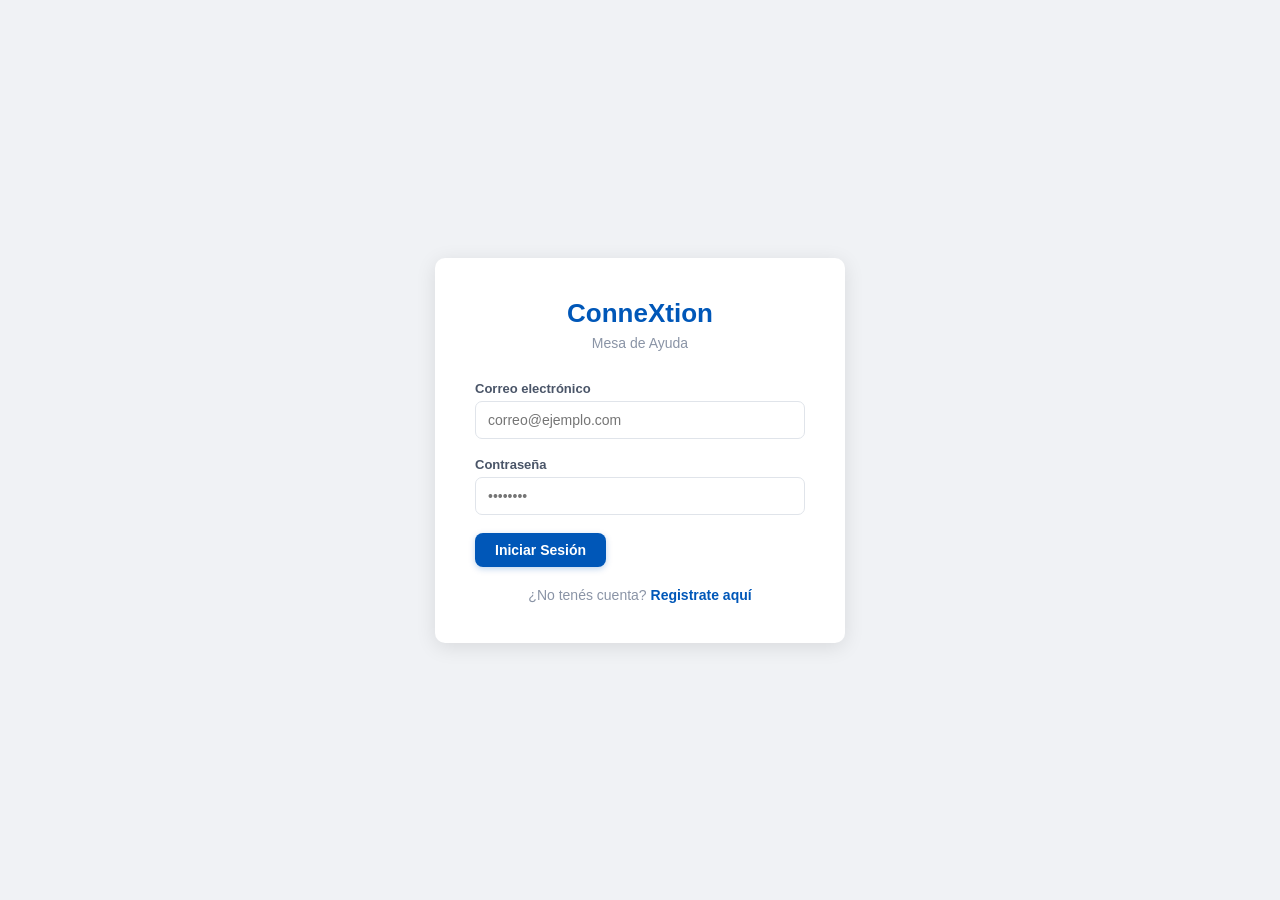
<file: Proyecto_II_Desarollo_software__III/client-app/index.html>
<!DOCTYPE html>
<html lang="es">
<head>
    <meta charset="UTF-8">
    <meta name="viewport" content="width=device-width, initial-scale=1.0">
    <title>ConneXtion - Iniciar Sesión</title>
    <link rel="stylesheet" href="css/styles.css">
</head>
<body>
    <div class="login-container">
        <div class="login-card">
            <div class="login-header">
                <h1>ConneXtion</h1>
                <p>Mesa de Ayuda</p>
            </div>

            <div id="mensaje-error" class="mensaje-error oculto"></div>

            <form id="form-login">
                <div class="campo">
                    <label for="email">Correo electrónico</label>
                    <input type="email" id="email" placeholder="correo@ejemplo.com" required>
                </div>
                <div class="campo">
                    <label for="password">Contraseña</label>
                    <input type="password" id="password" placeholder="••••••••" required>
                </div>
                <button type="submit" class="btn-primary">Iniciar Sesión</button>
            </form>

            <div class="login-footer">
                <p>¿No tenés cuenta? <a href="register.html">Registrate aquí</a></p>
            </div>
        </div>
    </div>
    <script src="js/api.js"></script>
    <script src="js/auth.js"></script>
</body>
</html>
</file>
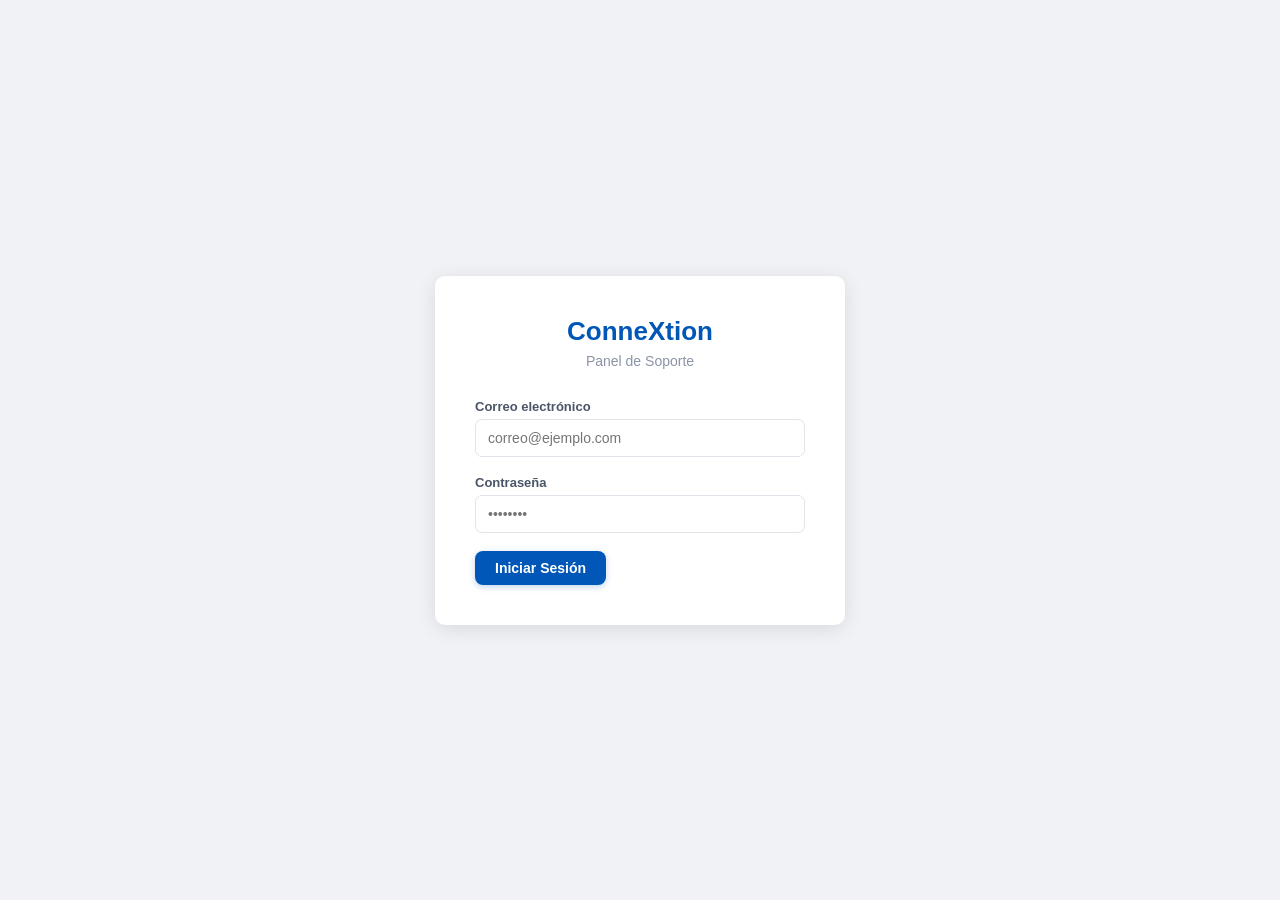
<file: Proyecto_II_Desarollo_software__III/support-app/index.html>
<!DOCTYPE html>
<html lang="es">
<head>
    <meta charset="UTF-8">
    <meta name="viewport" content="width=device-width, initial-scale=1.0">
    <title>ConneXtion - Soporte</title>
    <link rel="stylesheet" href="css/styles.css">
</head>
<body>
    <div class="login-container">
        <div class="login-card">
            <div class="login-header">
                <h1>ConneXtion</h1>
                <p>Panel de Soporte</p>
            </div>

            <div id="mensaje-error" class="mensaje-error oculto"></div>

            <form id="form-login">
                <div class="campo">
                    <label for="email">Correo electrónico</label>
                    <input type="email" id="email" placeholder="correo@ejemplo.com" required>
                </div>
                <div class="campo">
                    <label for="password">Contraseña</label>
                    <input type="password" id="password" placeholder="••••••••" required>
                </div>
                <button type="submit" class="btn-primary">Iniciar Sesión</button>
            </form>
        </div>
    </div>
    <script src="js/api.js"></script>
    <script src="js/auth.js"></script>
</body>
</html>
</file>
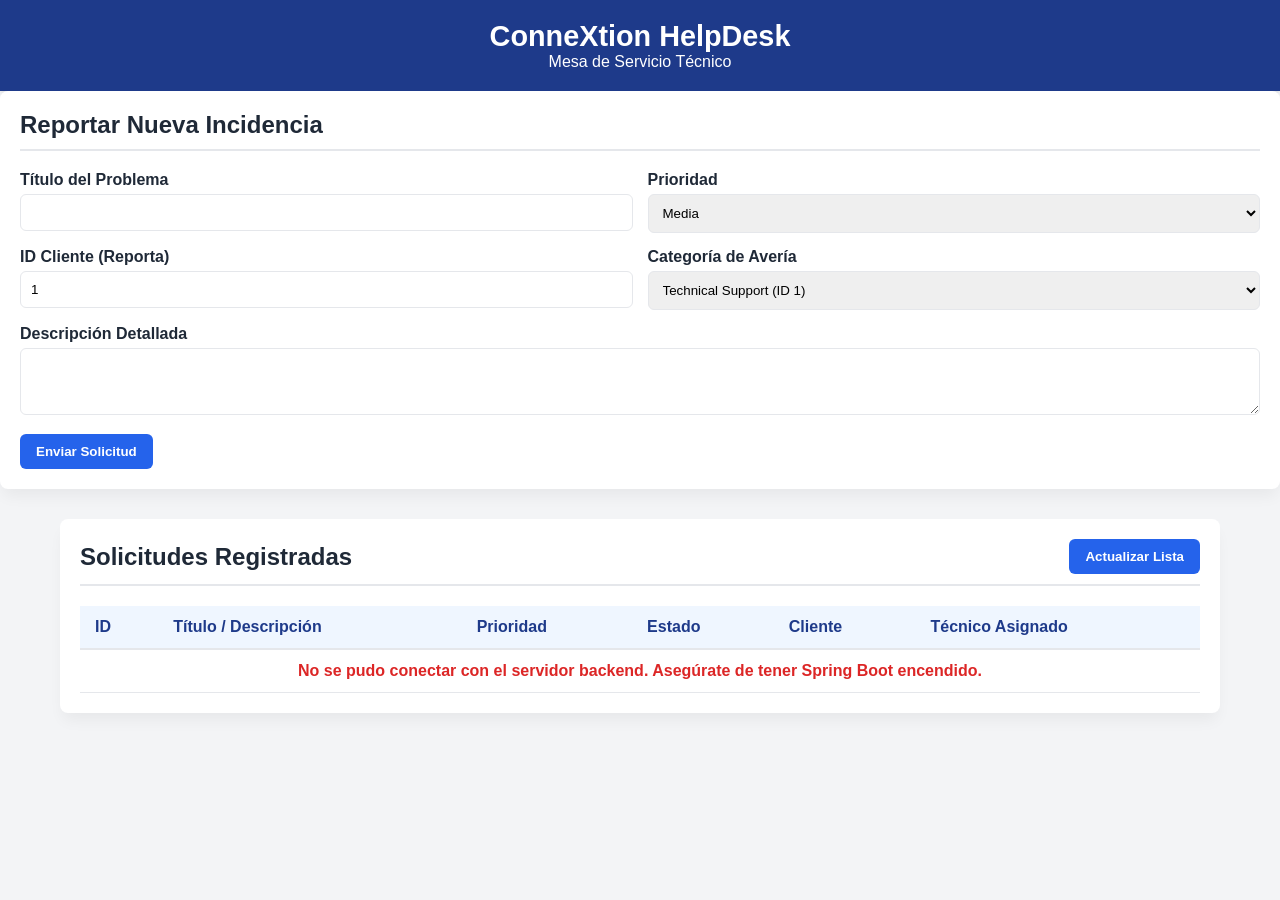
<file: Proyecto_II_Desarollo_software__III/backend/backend-app/src/main/resources/static/index.html>
<!DOCTYPE html>
<html lang="es">
<head>
    <meta charset="UTF-8">
    <meta name="viewport" content="width=device-width, initial-scale=1.0">
    <title>ConneXtion HelpDesk - Panel de Soporte</title>
    <link rel="stylesheet" href="styles.css">
</head>
<body>

    <header class="main-header">
        <h1>ConneXtion HelpDesk</h1>
        <p>Mesa de Servicio Técnico</p>
    </header>

    <section class="form-section" style="background: white; border-radius: 8px; padding: 20px; margin-bottom: 30px; box-shadow: 0 10px 15px -3px rgba(0, 0, 0, 0.05);">
                <div class="section-header">
                    <h2>Reportar Nueva Incidencia</h2>
                </div>
                <form id="ticket-form">
                    <div style="display: grid; grid-template-columns: 1fr 1fr; gap: 15px; margin-bottom: 15px;">
                        <div>
                            <label style="display: block; margin-bottom: 5px; font-weight: 600;">Título del Problema</label>
                            <input type="text" id="form-title" required style="width: 100%; padding: 10px; border: 1px solid var(--border-color); border-radius: 6px;">
                        </div>
                        <div>
                            <label style="display: block; margin-bottom: 5px; font-weight: 600;">Prioridad</label>
                            <select id="form-priority" style="width: 100%; padding: 10px; border: 1px solid var(--border-color); border-radius: 6px;">
                                <option value="LOW">Baja</option>
                                <option value="MEDIUM" selected>Media</option>
                                <option value="HIGH">Alta</option>
                            </select>
                        </div>
                    </div>
                    <div style="display: grid; grid-template-columns: 1fr 1fr; gap: 15px; margin-bottom: 15px;">
                        <div>
                            <label style="display: block; margin-bottom: 5px; font-weight: 600;">ID Cliente (Reporta)</label>
                            <input type="number" id="form-client-id" value="1" required style="width: 100%; padding: 10px; border: 1px solid var(--border-color); border-radius: 6px;">
                        </div>
                        <div>
                            <label style="display: block; margin-bottom: 5px; font-weight: 600;">Categoría de Avería</label>
                            <select id="form-category-id" style="width: 100%; padding: 10px; border: 1px solid var(--border-color); border-radius: 6px;">
                                <option value="1">Technical Support (ID 1)</option>
                                <option value="2">Network & Connectivity (ID 2)</option>
                                <option value="3">Software & Access (ID 3)</option>
                            </select>
                        </div>
                    </div>
                    <div style="margin-bottom: 15px;">
                        <label style="display: block; margin-bottom: 5px; font-weight: 600;">Descripción Detallada</label>
                        <textarea id="form-description" rows="3" required style="width: 100%; padding: 10px; border: 1px solid var(--border-color); border-radius: 6px; resize: vertical;"></textarea>
                    </div>
                    <button type="submit" class="btn-primary">Enviar Solicitud</button>
                </form>
            </section>
    
    <main class="container">
        <section class="table-section">
            <div class="section-header">
                <h2>Solicitudes Registradas</h2>
                <button id="btn-refresh" class="btn-primary">Actualizar Lista</button>
            </div>

            <div class="table-responsive">
                <table id="tickets-table">
                    <thead>
                        <tr>
                            <th>ID</th>
                            <th>Título / Descripción</th>
                            <th>Prioridad</th>
                            <th>Estado</th>
                            <th>Cliente</th>
                            <th>Técnico Asignado</th>
                        </tr>
                    </thead>
                    <tbody id="tickets-body">
                        <tr>
                            <td colspan="6" class="text-center">Cargando solicitudes...</td>
                        </tr>
                    </tbody>
                </table>
            </div>
        </section>
    </main>

    <script src="app.js"></script>
</body>
</html>
</file>
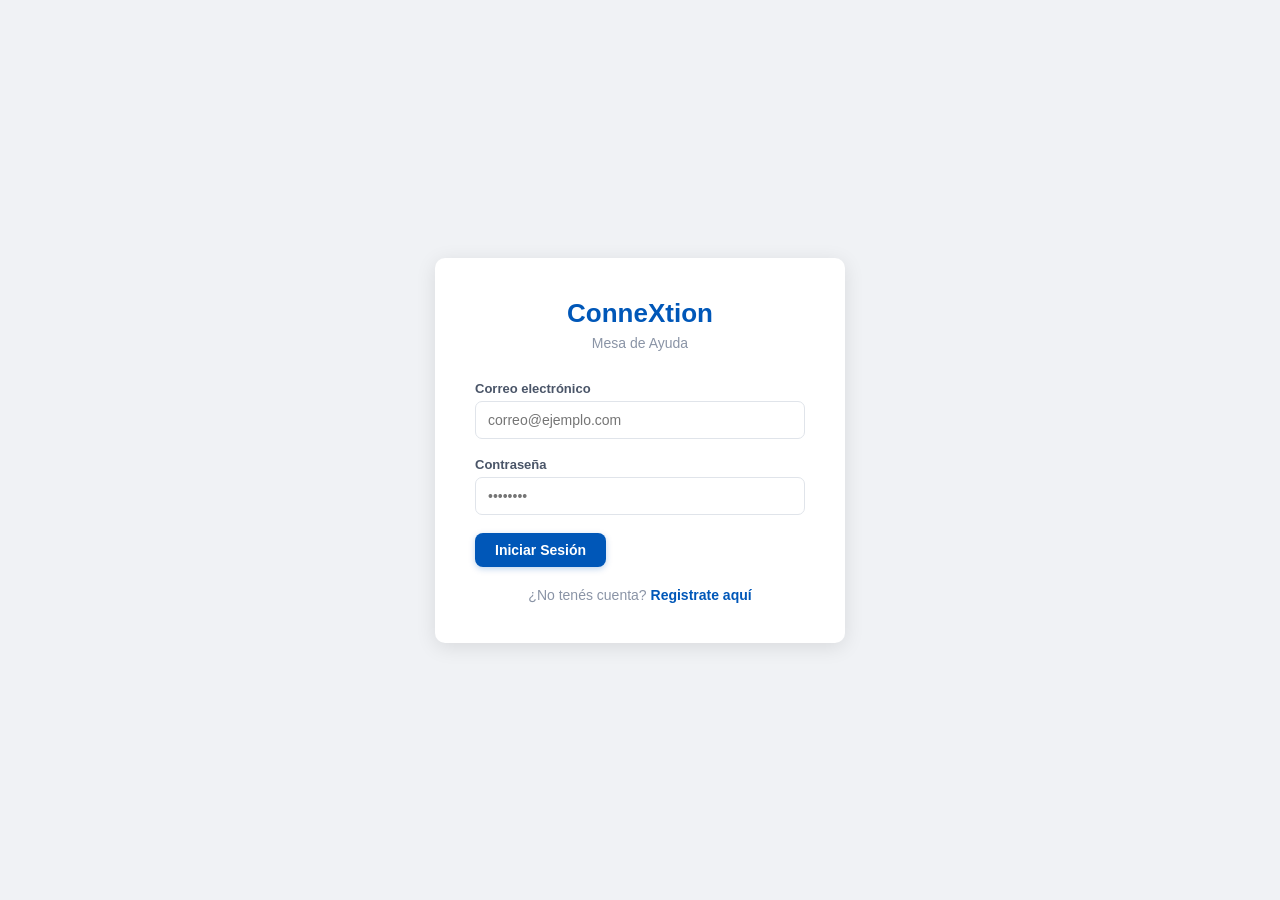
<file: Proyecto_II_Desarollo_software__III/client-app/dashboard.html>
<!DOCTYPE html>
<html lang="es">
<head>
    <meta charset="UTF-8">
    <meta name="viewport" content="width=device-width, initial-scale=1.0">
    <title>ConneXtion - Mis Solicitudes</title>
    <link rel="stylesheet" href="css/styles.css">
    <style>
        /* ── Notificaciones toast ─── */
        #notif-container {
            position: fixed;
            top: 72px;
            right: 20px;
            z-index: 9999;
            display: flex;
            flex-direction: column;
            gap: 10px;
            max-width: 340px;
            pointer-events: none;
        }
        .notif-toast {
            background: white;
            border-radius: 10px;
            padding: 14px 16px;
            box-shadow: 0 4px 24px rgba(0,0,0,0.16);
            border-left: 5px solid #0057b8;
            display: flex;
            align-items: flex-start;
            gap: 12px;
            pointer-events: all;
            animation: notif-entrar 0.35s cubic-bezier(0.34,1.56,0.64,1) both;
            cursor: pointer;
        }
        .notif-toast.saliendo {
            animation: notif-salir 0.3s ease forwards;
        }
        .notif-toast.asignado          { border-left-color: #b45309; }
        .notif-toast.en_proceso,
        .notif-toast.in_progress       { border-left-color: #15803d; }
        .notif-toast.resuelto,
        .notif-toast.resolved          { border-left-color: #7e22ce; }
        .notif-toast.cerrado,
        .notif-toast.closed            { border-left-color: #64748b; }

        .notif-icono  { font-size: 22px; flex-shrink: 0; line-height: 1.2; }
        .notif-cuerpo { flex: 1; min-width: 0; }
        .notif-titulo { font-size: 13px; font-weight: 700; color: #1a1d23; margin-bottom: 3px; }
        .notif-texto  { font-size: 12px; color: #4a5568; line-height: 1.4; }
        .notif-cerrar { background: none; border: none; font-size: 18px; color: #94a3b8; cursor: pointer; padding: 0; line-height: 1; flex-shrink: 0; }
        .notif-cerrar:hover { color: #475569; }

        /* Campana en navbar */
        #notif-campana-wrapper {
            position: relative;
            display: inline-flex;
            align-items: center;
        }
        #btn-campana {
            background: rgba(255,255,255,0.15);
            border: 1px solid rgba(255,255,255,0.3);
            border-radius: 7px;
            color: white;
            font-size: 18px;
            width: 36px;
            height: 34px;
            cursor: pointer;
            display: flex;
            align-items: center;
            justify-content: center;
            transition: background 0.18s;
        }
        #btn-campana:hover { background: rgba(255,255,255,0.28); }
        #notif-badge {
            position: absolute;
            top: -6px; right: -6px;
            background: #ef4444;
            color: white;
            border-radius: 50%;
            min-width: 18px; height: 18px;
            font-size: 11px; font-weight: 700;
            display: none;
            align-items: center;
            justify-content: center;
            padding: 0 3px;
            border: 2px solid #0057b8;
        }

        /* Panel historial de notificaciones */
        #notif-panel {
            position: fixed;
            top: 62px; right: 16px;
            width: 320px;
            background: white;
            border-radius: 10px;
            box-shadow: 0 8px 30px rgba(0,0,0,0.15);
            z-index: 9998;
            display: none;
            flex-direction: column;
            max-height: 420px;
            overflow: hidden;
            border: 1px solid #e0e4ea;
        }
        #notif-panel.visible { display: flex; }
        .notif-panel-header {
            display: flex;
            justify-content: space-between;
            align-items: center;
            padding: 14px 16px;
            border-bottom: 1px solid #f0f2f5;
            font-size: 14px;
            font-weight: 700;
            color: #1a1d23;
        }
        .notif-panel-header button {
            background: none; border: none; font-size: 12px;
            color: #0057b8; cursor: pointer; font-weight: 600;
        }
        #notif-lista {
            overflow-y: auto;
            flex: 1;
        }
        .notif-item {
            padding: 12px 16px;
            border-bottom: 1px solid #f8faff;
            display: flex;
            gap: 10px;
            font-size: 13px;
            cursor: pointer;
            transition: background 0.15s;
        }
        .notif-item:hover { background: #f5f8ff; }
        .notif-item.no-leida { background: #eef4ff; }
        .notif-item .ni-icono { font-size: 18px; flex-shrink: 0; }
        .notif-item .ni-cuerpo { flex: 1; }
        .notif-item .ni-titulo { font-weight: 600; color: #1a1d23; margin-bottom: 2px; }
        .notif-item .ni-texto  { color: #4a5568; font-size: 12px; }
        .notif-item .ni-hora   { color: #94a3b8; font-size: 11px; margin-top: 3px; }
        .notif-vacia { text-align: center; padding: 32px 16px; color: #94a3b8; font-size: 13px; }

        @keyframes notif-entrar {
            from { opacity: 0; transform: translateX(60px) scale(0.92); }
            to   { opacity: 1; transform: translateX(0)    scale(1); }
        }
        @keyframes notif-salir {
            from { opacity: 1; transform: translateX(0);   max-height: 200px; margin-bottom: 10px; }
            to   { opacity: 0; transform: translateX(60px); max-height: 0; padding: 0; margin: 0; }
        }
    </style>
</head>
<body>
    <!-- Contenedor de toasts -->
    <div id="notif-container"></div>

    <!-- Panel historial -->
    <div id="notif-panel">
        <div class="notif-panel-header">
            <span>🔔 Notificaciones</span>
            <button onclick="marcarTodasLeidas()">Marcar todas como leídas</button>
        </div>
        <div id="notif-lista">
            <p class="notif-vacia">Sin notificaciones aún.</p>
        </div>
    </div>

    <nav class="navbar">
        <div class="navbar-brand">ConneXtion</div>
        <div class="navbar-user">
            <span>Hola, <strong id="nombre-usuario"></strong></span>
            <!-- Campana -->
            <div id="notif-campana-wrapper">
                <button id="btn-campana" onclick="togglePanel(event)" title="Notificaciones">🔔</button>
                <span id="notif-badge"></span>
            </div>
            <button onclick="Ui.cerrarSesion()" class="btn-logout">Cerrar Sesión</button>
        </div>
    </nav>

    <div class="dashboard-container">
        <div class="dashboard-header">
            <h2>Mis Solicitudes</h2>
            <div class="header-acciones">
                <button onclick="window.location.href='nueva-solicitud.html'" class="btn-primary">
                    + Nueva Solicitud
                </button>
            </div>
        </div>

        <!-- Barra de filtros -->
        <div class="filtros-barra">
            <label for="filtro-estado">Filtrar por estado:</label>
            <select id="filtro-estado" onchange="filtrarSolicitudes()">
                <option value="">Todos los estados</option>
                <option value="ABIERTO">Abierto</option>
                <option value="OPEN">Abierto (EN)</option>
                <option value="ASIGNADO">Asignado</option>
                <option value="EN_PROCESO">En Proceso</option>
                <option value="IN_PROGRESS">En Proceso (EN)</option>
                <option value="RESUELTO">Resuelto</option>
                <option value="RESOLVED">Resuelto (EN)</option>
                <option value="CERRADO">Cerrado</option>
                <option value="CLOSED">Cerrado (EN)</option>
            </select>
            <button class="btn-limpiar" onclick="limpiarFiltro()">✕ Limpiar</button>
            <span class="contador-resultados" id="contador-resultados"></span>
        </div>

        <div id="mensaje-vacio" class="mensaje-vacio oculto">
            <div class="mensaje-vacio-icon">📋</div>
            <p>No tenés solicitudes registradas aún.</p>
            <button onclick="window.location.href='nueva-solicitud.html'" class="btn-primary" style="margin-top:16px; width:auto; padding: 10px 22px;">
                Crear primera solicitud
            </button>
        </div>

        <div class="tarjetas-grid" id="tarjetas-container"></div>
    </div>

    <script src="js/api.js"></script>
    <script src="js/ui.js"></script>
    <script>
        let todasSolicitudes = [];
        // Mapa de estados previos: { ticketId: status }
        let estadosPrevios = {};
        // Historial de notificaciones
        let historialNotifs = JSON.parse(sessionStorage.getItem('notifs') || '[]');
        let noLeidasCount = historialNotifs.filter(n => !n.leida).length;
        const POLL_INTERVAL = 20000; // 20 segundos

        const ICONOS_ESTADO = {
            ASIGNADO: '👤', asignado: '👤',
            EN_PROCESO: '🔧', en_proceso: '🔧', in_progress: '🔧',
            RESUELTO: '✅', resuelto: '✅', resolved: '✅',
            CERRADO: '🔒', cerrado: '🔒', closed: '🔒',
        };

        const usuario = Ui.verificarSesion();
        if (usuario) {
            Ui.mostrarNombreUsuario(usuario);
            // Carga inicial
            Api.obtenerTickets(usuario.id)
                .then(solicitudes => {
                    todasSolicitudes = solicitudes;
                    // Guardar estados iniciales como línea base (sin notificar)
                    solicitudes.forEach(s => { estadosPrevios[s.id] = s.status; });
                    renderizarTarjetas(solicitudes);
                    actualizarBadge();
                    renderizarPanel();
                    // Iniciar polling
                    setInterval(pollEstados, POLL_INTERVAL);
                })
                .catch(() => {
                    const vacio = document.getElementById("mensaje-vacio");
                    vacio.querySelector("div").textContent = "⚠️";
                    vacio.querySelector("p").textContent = "Error al cargar solicitudes. Intente de nuevo.";
                    vacio.classList.remove("oculto");
                });
        }

        // ── Polling ───────────────────────────────────────
        function pollEstados() {
            if (!usuario) return;
            Api.obtenerTickets(usuario.id)
                .then(solicitudes => {
                    let cambios = false;
                    solicitudes.forEach(s => {
                        const previo = estadosPrevios[s.id];
                        if (previo !== undefined && previo !== s.status) {
                            // Hubo un cambio de estado → notificar
                            emitirNotificacion(s);
                            cambios = true;
                        }
                        estadosPrevios[s.id] = s.status;
                    });
                    todasSolicitudes = solicitudes;
                    if (cambios) {
                        // Refrescar tarjetas silenciosamente
                        const filtro = document.getElementById("filtro-estado").value;
                        const visibles = filtro ? solicitudes.filter(s => s.status === filtro) : solicitudes;
                        renderizarTarjetas(visibles);
                    }
                })
                .catch(() => { /* silencioso en background */ });
        }

        // ── Emitir notificación ───────────────────────────
        function emitirNotificacion(ticket) {
            const estadoClase = ticket.status.toLowerCase();
            const estadoTexto = traducirEstado(ticket.status);
            const icono = ICONOS_ESTADO[ticket.status] || ICONOS_ESTADO[estadoClase] || '📋';
            const categoria = ticket.category ? ticket.category.name : 'Solicitud';
            const titulo = `Solicitud #${ticket.id} actualizada`;
            const texto = `Estado cambiado a: ${estadoTexto}`;
            const hora = new Date().toLocaleTimeString('es-CR', { hour: '2-digit', minute: '2-digit' });

            // Guardar en historial
            const notif = { id: Date.now(), ticketId: ticket.id, titulo, texto, hora, icono, estadoClase, leida: false };
            historialNotifs.unshift(notif);
            if (historialNotifs.length > 30) historialNotifs.pop();
            sessionStorage.setItem('notifs', JSON.stringify(historialNotifs));
            noLeidasCount++;
            actualizarBadge();
            renderizarPanel();

            // Mostrar toast
            mostrarToast(notif);

            // Notificación nativa del navegador si tiene permiso
            if (Notification.permission === 'granted') {
                new Notification(`ConneXtion - ${titulo}`, {
                    body: texto,
                    icon: '🔔'
                });
            }
        }

        function mostrarToast(notif) {
            const container = document.getElementById("notif-container");
            const toast = document.createElement("div");
            toast.className = `notif-toast ${notif.estadoClase}`;
            toast.innerHTML = `
                <span class="notif-icono">${notif.icono}</span>
                <div class="notif-cuerpo">
                    <div class="notif-titulo">${notif.titulo}</div>
                    <div class="notif-texto">${notif.texto}</div>
                </div>
                <button class="notif-cerrar" onclick="cerrarToast(this.parentElement)">×</button>
            `;
            toast.onclick = (e) => {
                if (e.target.classList.contains('notif-cerrar')) return;
                window.location.href = `detalle.html?id=${notif.ticketId}`;
            };
            container.appendChild(toast);
            // Auto-cerrar en 6 segundos
            setTimeout(() => cerrarToast(toast), 6000);
        }

        function cerrarToast(toast) {
            if (!toast || toast.classList.contains('saliendo')) return;
            toast.classList.add('saliendo');
            setTimeout(() => toast.remove(), 300);
        }

        // ── Panel de historial ────────────────────────────
        function togglePanel(e) {
            e.stopPropagation();
            const panel = document.getElementById("notif-panel");
            panel.classList.toggle("visible");
            if (panel.classList.contains("visible")) {
                marcarTodasLeidas();
            }
        }

        document.addEventListener('click', () => {
            document.getElementById("notif-panel").classList.remove("visible");
        });
        document.getElementById("notif-panel").addEventListener('click', e => e.stopPropagation());

        function renderizarPanel() {
            const lista = document.getElementById("notif-lista");
            if (historialNotifs.length === 0) {
                lista.innerHTML = '<p class="notif-vacia">🔕 Sin notificaciones aún.</p>';
                return;
            }
            lista.innerHTML = historialNotifs.map(n => `
                <div class="notif-item ${n.leida ? '' : 'no-leida'}" onclick="irATicket(${n.ticketId})">
                    <span class="ni-icono">${n.icono}</span>
                    <div class="ni-cuerpo">
                        <div class="ni-titulo">${n.titulo}</div>
                        <div class="ni-texto">${n.texto}</div>
                        <div class="ni-hora">${n.hora}</div>
                    </div>
                </div>
            `).join('');
        }

        function marcarTodasLeidas() {
            historialNotifs.forEach(n => n.leida = true);
            noLeidasCount = 0;
            sessionStorage.setItem('notifs', JSON.stringify(historialNotifs));
            actualizarBadge();
            renderizarPanel();
        }

        function actualizarBadge() {
            const badge = document.getElementById("notif-badge");
            if (noLeidasCount > 0) {
                badge.textContent = noLeidasCount > 9 ? '9+' : noLeidasCount;
                badge.style.display = 'flex';
            } else {
                badge.style.display = 'none';
            }
        }

        function irATicket(id) {
            window.location.href = `detalle.html?id=${id}`;
        }

        // Solicitar permiso de notificaciones nativas al cargar
        if ('Notification' in window && Notification.permission === 'default') {
            setTimeout(() => Notification.requestPermission(), 3000);
        }

        // ── Renderizado de tarjetas ───────────────────────
        function filtrarSolicitudes() {
            const filtro = document.getElementById("filtro-estado").value;
            const filtradas = filtro
                ? todasSolicitudes.filter(s => s.status === filtro)
                : todasSolicitudes;
            renderizarTarjetas(filtradas);
        }

        function limpiarFiltro() {
            document.getElementById("filtro-estado").value = "";
            renderizarTarjetas(todasSolicitudes);
        }

        function renderizarTarjetas(solicitudes) {
            const container = document.getElementById("tarjetas-container");
            const vacio = document.getElementById("mensaje-vacio");
            const contador = document.getElementById("contador-resultados");
            container.innerHTML = "";

            if (solicitudes.length === 0) {
                vacio.classList.remove("oculto");
                contador.textContent = "0 resultados";
                return;
            }

            vacio.classList.add("oculto");
            contador.textContent = `${solicitudes.length} solicitud${solicitudes.length !== 1 ? 'es' : ''}`;

            solicitudes.forEach(s => {
                const estadoClase = s.status.toLowerCase();
                const estadoTexto = traducirEstado(s.status);
                const fecha = s.createdAt ? new Date(s.createdAt).toLocaleDateString('es-CR', { day: '2-digit', month: 'short', year: 'numeric' }) : "N/A";
                const categoria = s.category ? s.category.name : "Sin categoría";
                const prioridad = s.priority || null;
                const tecnico = s.technician ? s.technician.name : null;

                const card = document.createElement("div");
                card.className = "ticket-card";
                card.innerHTML = `
                    <div class="ticket-card-header">
                        <div>
                            <span class="ticket-card-id">#${s.id}</span>
                            <div class="ticket-card-titulo">${s.title || categoria}</div>
                        </div>
                        <span class="badge-estado ${estadoClase}">${estadoTexto}</span>
                    </div>
                    <div class="ticket-card-meta">
                        <span> ${categoria}</span>
                        <span> ${fecha}</span>
                        ${prioridad ? `<span> Prioridad: <span class="badge-prioridad ${prioridad.toLowerCase()}">${prioridad}</span></span>` : ''}
                        ${tecnico ? `<span> Técnico: ${tecnico}</span>` : ''}
                    </div>
                    <div class="ticket-card-footer">
                        <span style="font-size:12px; color: var(--texto-suave);">
                            ${s.comments && s.comments.length > 0 ? ` ${s.comments.length} comentario${s.comments.length !== 1 ? 's' : ''}` : '💬 Sin comentarios'}
                        </span>
                        <a href="detalle.html?id=${s.id}" class="btn-primary" style="padding: 7px 16px; font-size: 13px;">
                            Ver detalle →
                        </a>
                    </div>
                `;
                container.appendChild(card);
            });
        }

        function traducirEstado(status) {
            const estados = {
                "ABIERTO": "Abierto", "ASIGNADO": "Asignado",
                "EN_PROCESO": "En Proceso", "RESUELTO": "Resuelto", "CERRADO": "Cerrado",
                "OPEN": "Abierto", "IN_PROGRESS": "En Proceso",
                "RESOLVED": "Resuelto", "CLOSED": "Cerrado"
            };
            return estados[status] || status;
        }
    </script>
</body>
</html>
</file>
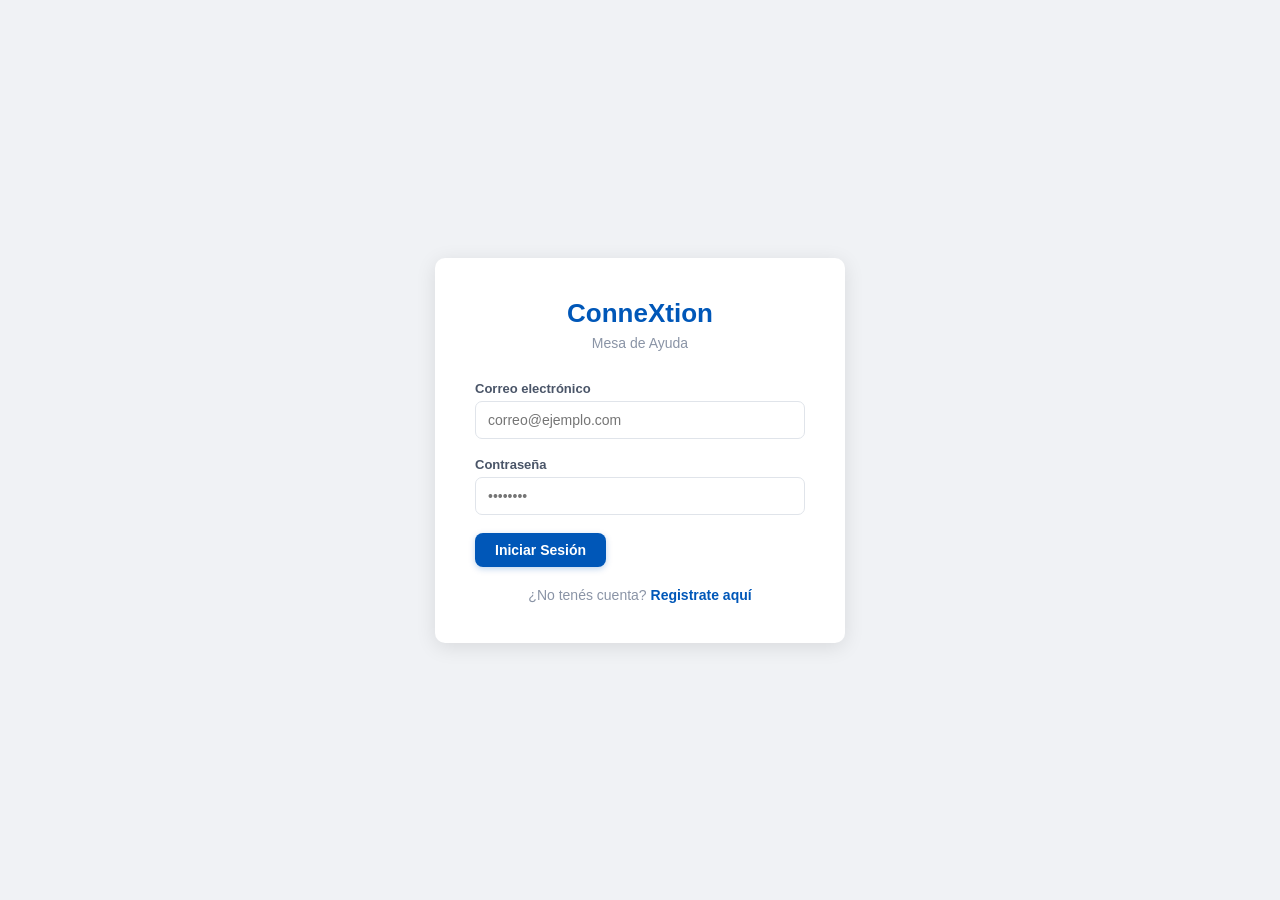
<file: Proyecto_II_Desarollo_software__III/client-app/detalle.html>
<!DOCTYPE html>
<html lang="es">
<head>
    <meta charset="UTF-8">
    <meta name="viewport" content="width=device-width, initial-scale=1.0">
    <title>ConneXtion - Detalle de Solicitud</title>
    <link rel="stylesheet" href="css/styles.css">
</head>
<body>
    <nav class="navbar">
        <div class="navbar-brand">ConneXtion</div>
        <div class="navbar-user">
            <span>Hola, <strong id="nombre-usuario"></strong></span>
            <button onclick="Ui.cerrarSesion()" class="btn-logout">Cerrar Sesión</button>
        </div>
    </nav>

    <div class="dashboard-container">
        <div class="dashboard-header">
            <div style="display:flex; align-items:center; gap:14px;">
                <button onclick="window.location.href='dashboard.html'" class="btn-secondary btn-volver">
                    Volver a mis solicitudes
                </button>
                <h2 style="margin:0;">Detalle de Solicitud</h2>
            </div>
            <button onclick="irAlChat()" class="btn-primary">
                💬 Abrir Chat
            </button>
        </div>

        <div id="mensaje-error" class="mensaje-error oculto"></div>

        <!-- Tarjeta principal de info -->
        <div class="detalle-card">
            <div class="detalle-header">
                <div>
                    <span id="ticket-id" class="ticket-id"></span>
                    <h3 id="ticket-titulo"></h3>
                </div>
                <span id="ticket-estado" class="badge-estado"></span>
            </div>

            <div class="detalle-grid">
                <div class="detalle-campo">
                    <label>Categoría</label>
                    <span id="ticket-categoria">—</span>
                </div>
                <div class="detalle-campo">
                    <label>Prioridad</label>
                    <span id="ticket-prioridad" class="badge-prioridad">—</span>
                </div>
                <div class="detalle-campo">
                    <label>Fecha de creación</label>
                    <span id="ticket-fecha">—</span>
                </div>
                <div class="detalle-campo">
                    <label>Técnico asignado</label>
                    <span id="ticket-tecnico">—</span>
                </div>
            </div>

            <div class="detalle-descripcion">
                <label>Descripción</label>
                <p id="ticket-descripcion"></p>
            </div>
        </div>

        <!-- Comentarios -->
        <div class="detalle-card">
            <h3 style="font-size:17px; font-weight:700; margin-bottom:16px; padding-bottom:14px; border-bottom:1px solid var(--gris-borde);">
                💬 Comentarios
            </h3>

            <div id="lista-comentarios"></div>

            <div id="formulario-nota-contenedor" class="agregar-nota-container">
                <label>Agregar Comentario</label>
                <textarea id="textarea-nota" placeholder="Escriba su comentario o consulta sobre esta solicitud..."></textarea>
                <button onclick="agregarNuevaNota()" class="btn-primary">
                    Enviar Comentario
                </button>
            </div>
        </div>
    </div>

    <script src="js/api.js"></script>
    <script src="js/ui.js"></script>
    <script>
        const usuario = Ui.verificarSesion();
        let ticketIdActual = null;

        if (usuario) {
            Ui.mostrarNombreUsuario(usuario);
            cargarTicket();
        }

        function irAlChat() {
            const id = new URLSearchParams(location.search).get('id');
            if (id) window.location.href = 'chat.html?id=' + id;
        }

        function cargarTicket() {
            const params = new URLSearchParams(window.location.search);
            const id = params.get("id");
            if (!id) {
                Ui.mostrarError("mensaje-error", "No se especificó una solicitud.");
                return;
            }
            ticketIdActual = id;

            Api.obtenerTickets(usuario.id)
                .then(tickets => {
                    const ticket = tickets.find(t => t.id == id);
                    if (!ticket) {
                        Ui.mostrarError("mensaje-error", "Solicitud no encontrada.");
                        return;
                    }
                    renderizarDetalle(ticket);
                })
                .catch(() => {
                    Ui.mostrarError("mensaje-error", "Error al cargar la solicitud.");
                });
        }

        function renderizarDetalle(t) {
            document.getElementById("ticket-id").textContent = "#" + t.id;
            document.getElementById("ticket-titulo").textContent = t.title || t.category?.name || "Solicitud";
            document.getElementById("ticket-categoria").textContent = t.category ? t.category.name : "N/A";
            document.getElementById("ticket-fecha").textContent = t.createdAt
                ? new Date(t.createdAt).toLocaleString('es-CR') : "N/A";
            document.getElementById("ticket-descripcion").textContent = t.description;
            document.getElementById("ticket-tecnico").textContent = t.technician
                ? t.technician.name : "Sin asignar aún";

            const estadoEl = document.getElementById("ticket-estado");
            estadoEl.textContent = traducirEstado(t.status);
            estadoEl.className = "badge-estado " + t.status.toLowerCase();

            const prioridadEl = document.getElementById("ticket-prioridad");
            if (t.priority) {
                prioridadEl.textContent = t.priority;
                prioridadEl.className = "badge-prioridad " + t.priority.toLowerCase();
            } else {
                prioridadEl.textContent = "No definida";
                prioridadEl.className = "";
                prioridadEl.style.color = "var(--texto-suave)";
            }

            // Renderizar comentarios
            const contenedorComentarios = document.getElementById("lista-comentarios");
            contenedorComentarios.innerHTML = "";
            const comentarios = t.comments || t.notes || [];

            if (comentarios.length === 0) {
                contenedorComentarios.innerHTML = `<p class="texto-vacio">No hay comentarios registrados para esta solicitud.</p>`;
            } else {
                comentarios.forEach(c => {
                    const autor = c.user ? (c.user.name + (c.user.firstName ? " " + c.user.firstName : "")) : "Usuario";
                    const fecha = c.createdAt ? new Date(c.createdAt).toLocaleString('es-CR') : "Fecha N/A";
                    const div = document.createElement("div");
                    div.className = "comentario-item";
                    div.innerHTML = `
                        <div class="comentario-meta">
                            <strong>${autor}</strong>
                            <span>${fecha}</span>
                        </div>
                        <div class="comentario-texto">${c.text}</div>
                    `;
                    contenedorComentarios.appendChild(div);
                });
            }
        }

        function agregarNuevaNota() {
            const txtNota = document.getElementById("textarea-nota");
            const texto = txtNota.value.trim();
            if (!texto) {
                alert("Por favor, escriba un comentario antes de enviar.");
                return;
            }
            Api.crearComentario(ticketIdActual, usuario.id, texto)
                .then(() => {
                    txtNota.value = "";
                    cargarTicket();
                })
                .catch(err => {
                    alert("Error al registrar el comentario.");
                    console.error(err);
                });
        }

        function traducirEstado(status) {
            const estados = {
                "ABIERTO": "Abierto", "ASIGNADO": "Asignado",
                "EN_PROCESO": "En Proceso", "RESUELTO": "Resuelto", "CERRADO": "Cerrado",
                "OPEN": "Abierto", "IN_PROGRESS": "En Proceso",
                "RESOLVED": "Resuelto", "CLOSED": "Cerrado"
            };
            return estados[status] || status;
        }
    </script>
</body>
</html>
</file>
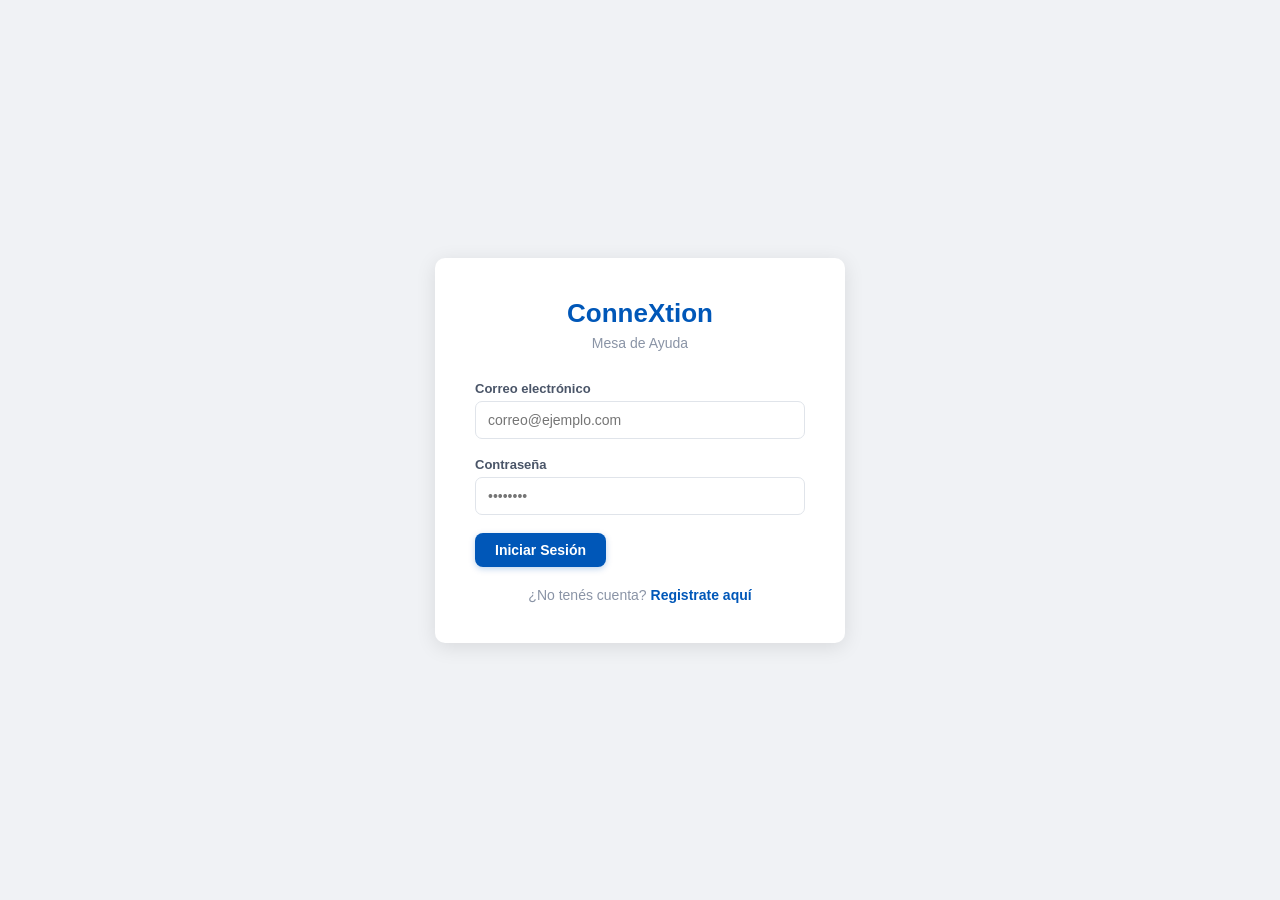
<file: Proyecto_II_Desarollo_software__III/client-app/nueva-solicitud.html>
<!DOCTYPE html>
<html lang="es">
    <head>
        <meta charset="UTF-8">
        <meta name="viewport" content="width=device-width, initial-scale=1.0">
        <title>ConneXtion - Nueva Solicitud</title>
        <link rel="stylesheet" href="css/styles.css">
    </head>
    <body>
        <nav class="navbar">
            <div class="navbar-brand">ConneXtion</div>
            <div class="navbar-user">
                <span>Bienvenido, <strong id="nombre-usuario"></strong></span>
                <button onclick="Ui.cerrarSesion()" class="btn-logout">Cerrar Sesión</button>
            </div>
        </nav>

        <div class="dashboard-container">
            <div class="dashboard-header">
                <h2>Nueva Solicitud</h2>
                <button onclick="window.location.href = 'dashboard.html'" class="btn-secondary">
                    ← Volver
                </button>
            </div>

            <div class="form-card">
                <div id="mensaje-error" class="mensaje-error oculto"></div>
                <div id="mensaje-exito" class="mensaje-exito oculto"></div>

                <form id="form-ticket">

                    <div class="campo">
                        <label for="titulo">Título <span class="requerido">*</span></label>
                        <input type="text" id="titulo" placeholder="Describe brevemente el problema" maxlength="150" required>
                    </div>

                    <div class="campo">
                        <label for="categoria">Categoría <span class="requerido">*</span></label>
                        <select id="categoria" required>
                            <option value="">— Seleccioná una categoría —</option>
                        </select>
                    </div>

                    <div class="campo">
                        <label for="prioridad">Prioridad <span class="requerido">*</span></label>
                        <select id="prioridad" required>
                            <option value="">— Seleccioná la prioridad —</option>
                            <option value="BAJA">Baja</option>
                            <option value="MEDIA">Media</option>
                            <option value="ALTA">Alta</option>
                        </select>
                    </div>

                    <div class="campo">
                        <label for="descripcion">Descripción <span class="requerido">*</span></label>
                        <textarea id="descripcion" rows="5"
                                  placeholder="Explicá el problema con el mayor detalle posible..."
                                  maxlength="1000" required></textarea>
                    </div>

                    <div class="form-acciones">
                        <button type="button" onclick="window.location.href = 'dashboard.html'" class="btn-secondary">
                            Cancelar
                        </button>
                        <button type="submit" id="btn-enviar" class="btn-primary">
                            Enviar solicitud
                        </button>
                    </div>

                </form>
            </div>
        </div>

        <script src="js/api.js"></script>
        <script src="js/ui.js"></script>
        <script>
                            // Verificar sesión al cargar
                            const usuario = Ui.verificarSesion();
                            if (usuario) {
                                Ui.mostrarNombreUsuario(usuario);
                            }

                            // Cargar categorías desde el backend (evita IDs fijos que no existan en la BD)
                            Api.obtenerCategorias()
                                .then(categorias => {
                                    const select = document.getElementById("categoria");
                                    categorias.forEach(c => {
                                        const opt = document.createElement("option");
                                        opt.value = c.id;
                                        opt.textContent = c.name;
                                        select.appendChild(opt);
                                    });
                                })
                                .catch(() => {
                                    Ui.mostrarError("mensaje-error", "No se pudieron cargar las categorías. Verificá que el backend esté arriba.");
                                });

                            // Manejar envío del formulario
                            document.getElementById("form-ticket").addEventListener("submit", function (e) {
                                e.preventDefault();

                                const titulo = document.getElementById("titulo").value.trim();
                                const categoriaId = document.getElementById("categoria").value;
                                const prioridad = document.getElementById("prioridad").value;
                                const descripcion = document.getElementById("descripcion").value.trim();

                                // Ocultar mensajes anteriores
                                document.getElementById("mensaje-error").classList.add("oculto");
                                document.getElementById("mensaje-exito").classList.add("oculto");

                                // Validación
                                if (!titulo || !categoriaId || !prioridad || !descripcion) {
                                    Ui.mostrarError("mensaje-error", "Por favor completá todos los campos obligatorios.");
                                    return;
                                }

                                const ticketData = {
                                    title: titulo,
                                    description: descripcion,
                                    priority: prioridad,
                                    client: {id: usuario.id},
                                    category: {id: parseInt(categoriaId)}
                                };

                                // Deshabilitar botón mientras se envía
                                const btnEnviar = document.getElementById("btn-enviar");
                                btnEnviar.disabled = true;
                                btnEnviar.textContent = "Enviando...";

                                Api.crearTicket(ticketData)
                                        .then(data => {
                                            if (data && data.id) {
                                                const exito = document.getElementById("mensaje-exito");
                                                exito.textContent = "✓ Solicitud #" + data.id + " creada exitosamente. Redirigiendo...";
                                                exito.classList.remove("oculto");
                                                setTimeout(() => {
                                                    window.location.href = "dashboard.html";
                                                }, 2000);
                                            } else {
                                                Ui.mostrarError("mensaje-error", data.message || "No se pudo crear la solicitud.");
                                                btnEnviar.disabled = false;
                                                btnEnviar.textContent = "Enviar solicitud";
                                            }
                                        })
                                        .catch(() => {
                                            Ui.mostrarError("mensaje-error", "No se pudo conectar con el servidor.");
                                            btnEnviar.disabled = false;
                                            btnEnviar.textContent = "Enviar solicitud";
                                        });
                            });
        </script>
    </body>
</html>
</file>
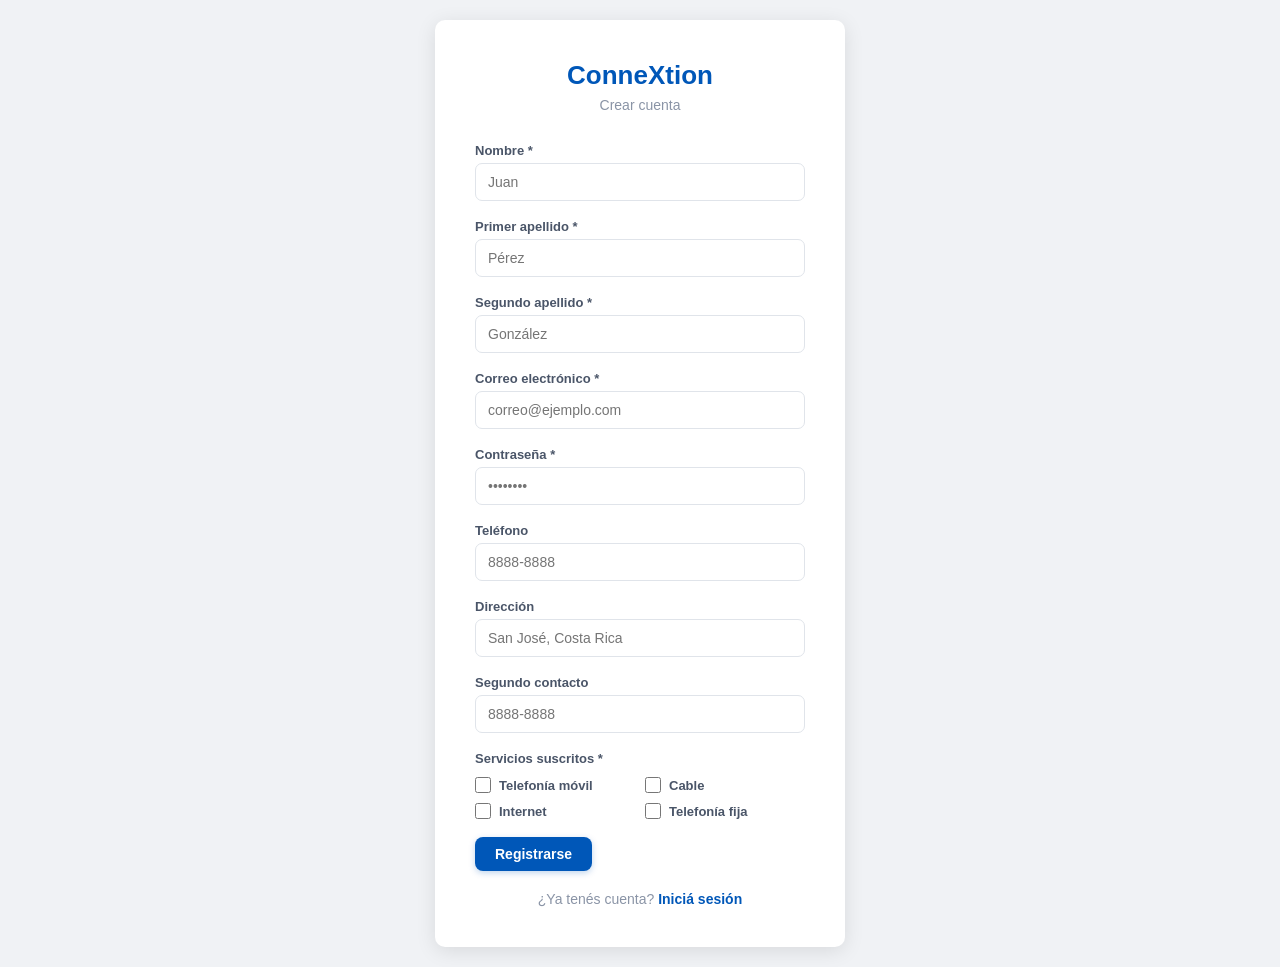
<file: Proyecto_II_Desarollo_software__III/client-app/register.html>
<!DOCTYPE html>
<html lang="es">
<head>
    <meta charset="UTF-8">
    <meta name="viewport" content="width=device-width, initial-scale=1.0">
    <title>ConneXtion - Registro</title>
    <link rel="stylesheet" href="css/styles.css">
</head>
<body>
    <div class="login-container">
        <div class="login-card">
            <div class="login-header">
                <h1>ConneXtion</h1>
                <p>Crear cuenta</p>
            </div>

            <div id="mensaje-error" class="mensaje-error oculto"></div>
            <div id="mensaje-exito" class="mensaje-exito oculto"></div>

            <form id="form-registro">
                <div class="campo">
                    <label for="nombre">Nombre *</label>
                    <input type="text" id="nombre" placeholder="Juan" required>
                </div>
                <div class="campo">
                    <label for="primerApellido">Primer apellido *</label>
                    <input type="text" id="primerApellido" placeholder="Pérez" required>
                </div>
                <div class="campo">
                    <label for="segundoApellido">Segundo apellido *</label>
                    <input type="text" id="segundoApellido" placeholder="González" required>
                </div>
                <div class="campo">
                    <label for="email">Correo electrónico *</label>
                    <input type="email" id="email" placeholder="correo@ejemplo.com" required>
                </div>
                <div class="campo">
                    <label for="password">Contraseña *</label>
                    <input type="password" id="password" placeholder="••••••••" required>
                </div>
                <div class="campo">
                    <label for="telefono">Teléfono</label>
                    <input type="tel" id="telefono" placeholder="8888-8888">
                </div>
                <div class="campo">
                    <label for="direccion">Dirección</label>
                    <input type="text" id="direccion" placeholder="San José, Costa Rica">
                </div>
                <div class="campo">
                    <label for="segundoContacto">Segundo contacto</label>
                    <input type="text" id="segundoContacto" placeholder="8888-8888">
                </div>
                <div class="campo">
                    <label>Servicios suscritos *</label>
                    <div class="servicios-grid">
                        <label class="servicio-item">
                            <input type="checkbox" value="1"> Telefonía móvil
                        </label>
                        <label class="servicio-item">
                            <input type="checkbox" value="2"> Cable
                        </label>
                        <label class="servicio-item">
                            <input type="checkbox" value="3"> Internet
                        </label>
                        <label class="servicio-item">
                            <input type="checkbox" value="4"> Telefonía fija
                        </label>
                    </div>
                </div>
                <button type="submit" class="btn-primary">Registrarse</button>
            </form>

            <div class="login-footer">
                <p>¿Ya tenés cuenta? <a href="index.html">Iniciá sesión</a></p>
            </div>
        </div>
    </div>
    <script src="js/api.js"></script>
    <script src="js/auth.js"></script>
</body>
</html>
</file>
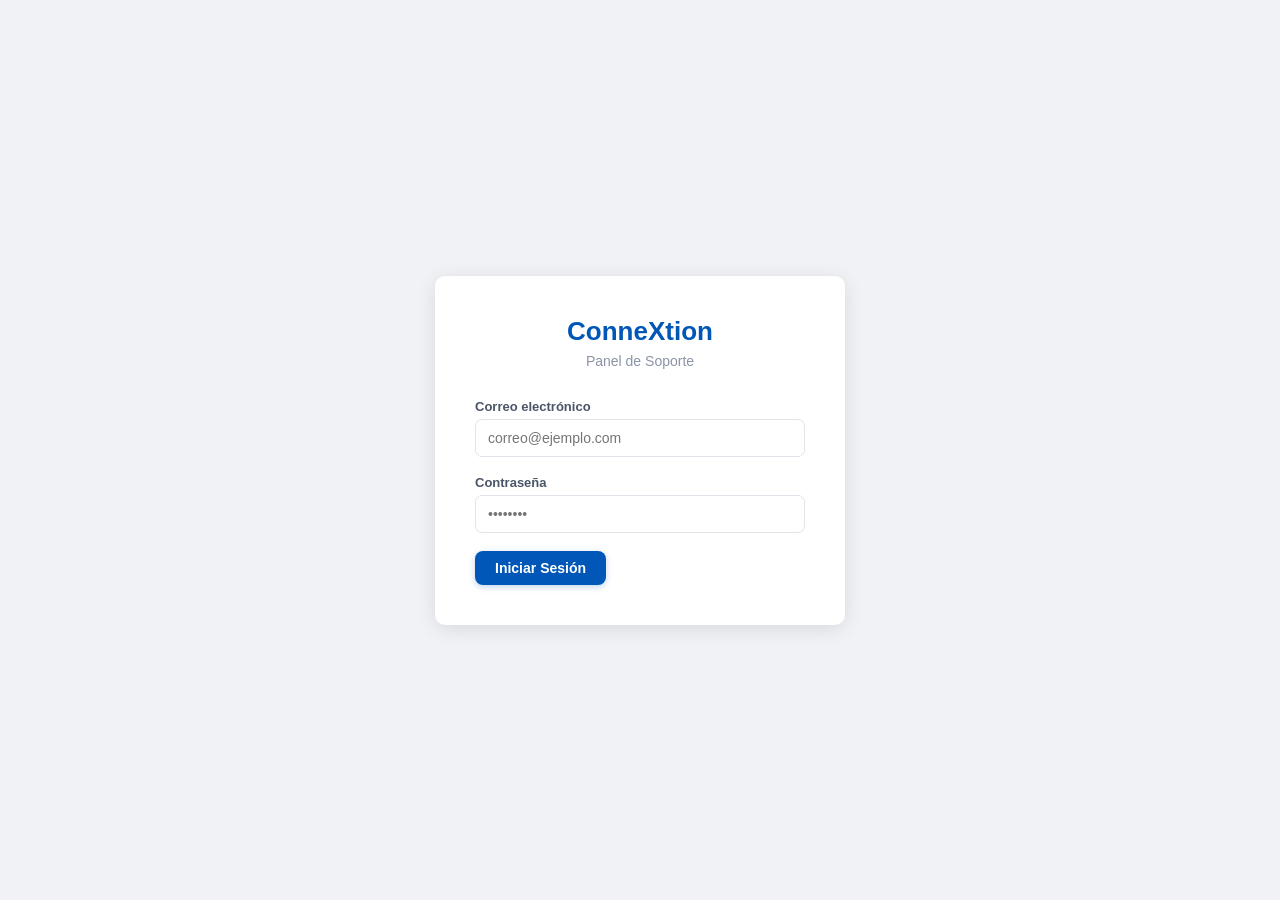
<file: Proyecto_II_Desarollo_software__III/support-app/dashboard.html>
<!DOCTYPE html>
<html lang="es">
<head>
    <meta charset="UTF-8">
    <meta name="viewport" content="width=device-width, initial-scale=1.0">
    <title>ConneXtion - Panel de Soporte</title>
    <link rel="stylesheet" href="css/styles.css">
    <style>
        /* ── Notificaciones toast ─── */
        #notif-container {
            position: fixed;
            top: 72px;
            right: 20px;
            z-index: 9999;
            display: flex;
            flex-direction: column;
            gap: 10px;
            max-width: 340px;
            pointer-events: none;
        }
        .notif-toast {
            background: white;
            border-radius: 10px;
            padding: 14px 16px;
            box-shadow: 0 4px 24px rgba(0,0,0,0.16);
            border-left: 5px solid #0057b8;
            display: flex;
            align-items: flex-start;
            gap: 12px;
            pointer-events: all;
            animation: notif-entrar 0.35s cubic-bezier(0.34,1.56,0.64,1) both;
            cursor: pointer;
        }
        .notif-toast.saliendo {
            animation: notif-salir 0.3s ease forwards;
        }
        /* Colores por tipo de evento */
        .notif-toast.nuevo           { border-left-color: #0057b8; }
        .notif-toast.asignado        { border-left-color: #b45309; }
        .notif-toast.en_proceso,
        .notif-toast.in_progress     { border-left-color: #15803d; }
        .notif-toast.resuelto,
        .notif-toast.resolved        { border-left-color: #7e22ce; }
        .notif-toast.cerrado,
        .notif-toast.closed          { border-left-color: #64748b; }

        .notif-icono  { font-size: 22px; flex-shrink: 0; line-height: 1.2; }
        .notif-cuerpo { flex: 1; min-width: 0; }
        .notif-titulo { font-size: 13px; font-weight: 700; color: #1a1d23; margin-bottom: 3px; }
        .notif-texto  { font-size: 12px; color: #4a5568; line-height: 1.4; }
        .notif-cerrar { background: none; border: none; font-size: 18px; color: #94a3b8; cursor: pointer; padding: 0; line-height: 1; flex-shrink: 0; }
        .notif-cerrar:hover { color: #475569; }

        /* Campana */
        #notif-campana-wrapper {
            position: relative;
            display: inline-flex;
            align-items: center;
        }
        #btn-campana {
            background: rgba(255,255,255,0.15);
            border: 1px solid rgba(255,255,255,0.3);
            border-radius: 7px;
            color: white;
            font-size: 18px;
            width: 36px;
            height: 34px;
            cursor: pointer;
            display: flex;
            align-items: center;
            justify-content: center;
            transition: background 0.18s;
        }
        #btn-campana:hover { background: rgba(255,255,255,0.28); }
        #notif-badge {
            position: absolute;
            top: -6px; right: -6px;
            background: #ef4444;
            color: white;
            border-radius: 50%;
            min-width: 18px; height: 18px;
            font-size: 11px; font-weight: 700;
            display: none;
            align-items: center;
            justify-content: center;
            padding: 0 3px;
            border: 2px solid #0057b8;
        }

        /* Panel historial */
        #notif-panel {
            position: fixed;
            top: 62px; right: 16px;
            width: 330px;
            background: white;
            border-radius: 10px;
            box-shadow: 0 8px 30px rgba(0,0,0,0.15);
            z-index: 9998;
            display: none;
            flex-direction: column;
            max-height: 440px;
            overflow: hidden;
            border: 1px solid #e0e4ea;
        }
        #notif-panel.visible { display: flex; }
        .notif-panel-header {
            display: flex;
            justify-content: space-between;
            align-items: center;
            padding: 14px 16px;
            border-bottom: 1px solid #f0f2f5;
            font-size: 14px;
            font-weight: 700;
            color: #1a1d23;
        }
        .notif-panel-header button {
            background: none; border: none; font-size: 12px;
            color: #0057b8; cursor: pointer; font-weight: 600;
        }
        #notif-lista { overflow-y: auto; flex: 1; }
        .notif-item {
            padding: 12px 16px;
            border-bottom: 1px solid #f8faff;
            display: flex;
            gap: 10px;
            font-size: 13px;
            cursor: pointer;
            transition: background 0.15s;
        }
        .notif-item:hover { background: #f5f8ff; }
        .notif-item.no-leida { background: #eef4ff; }
        .notif-item .ni-icono  { font-size: 18px; flex-shrink: 0; }
        .notif-item .ni-cuerpo { flex: 1; }
        .notif-item .ni-titulo { font-weight: 600; color: #1a1d23; margin-bottom: 2px; }
        .notif-item .ni-texto  { color: #4a5568; font-size: 12px; }
        .notif-item .ni-hora   { color: #94a3b8; font-size: 11px; margin-top: 3px; }
        .notif-vacia { text-align: center; padding: 32px 16px; color: #94a3b8; font-size: 13px; }

        @keyframes notif-entrar {
            from { opacity: 0; transform: translateX(60px) scale(0.92); }
            to   { opacity: 1; transform: translateX(0)    scale(1); }
        }
        @keyframes notif-salir {
            from { opacity: 1; transform: translateX(0);   max-height: 200px; margin-bottom: 10px; }
            to   { opacity: 0; transform: translateX(60px); max-height: 0; padding: 0; margin: 0; }
        }
    </style>
</head>
<body>

    <!-- Toasts -->
    <div id="notif-container"></div>

    <!-- Panel historial -->
    <div id="notif-panel">
        <div class="notif-panel-header">
            <span>🔔 Notificaciones</span>
            <button onclick="marcarTodasLeidas()">Marcar todas como leídas</button>
        </div>
        <div id="notif-lista">
            <p class="notif-vacia">Sin notificaciones aún.</p>
        </div>
    </div>

    <nav class="navbar">
        <div class="navbar-brand">ConneXtion Soporte</div>
        <div class="navbar-user">
            <span>Hola, <strong id="nombre-usuario"></strong></span>
            <span id="rol-usuario" class="badge-rol"></span>
            <!-- Campana -->
            <div id="notif-campana-wrapper">
                <button id="btn-campana" onclick="togglePanel(event)" title="Notificaciones">🔔</button>
                <span id="notif-badge"></span>
            </div>
            <button onclick="Ui.cerrarSesion()" class="btn-logout">Cerrar Sesión</button>
        </div>
    </nav>

    <div class="dashboard-container">
        <div class="dashboard-header">
            <h2>Solicitudes Registradas</h2>
            <div class="header-acciones">
                <span id="btn-registrar-soporte"></span>
            </div>
        </div>

        <!-- Barra de filtros -->
        <div class="filtros-barra">
            <label for="filtro-estado">Estado:</label>
            <select id="filtro-estado" onchange="filtrarSolicitudes()">
                <option value="">Todos los estados</option>
                <option value="ABIERTO">Abierto</option>
                <option value="OPEN">Abierto (EN)</option>
                <option value="ASIGNADO">Asignado</option>
                <option value="EN_PROCESO">En Proceso</option>
                <option value="IN_PROGRESS">En Proceso (EN)</option>
                <option value="RESUELTO">Resuelto</option>
                <option value="RESOLVED">Resuelto (EN)</option>
                <option value="CERRADO">Cerrado</option>
                <option value="CLOSED">Cerrado (EN)</option>
            </select>

            <label for="filtro-prioridad">Prioridad:</label>
            <select id="filtro-prioridad" onchange="filtrarSolicitudes()">
                <option value="">Todas</option>
                <option value="HIGH">Alta</option>
                <option value="MEDIUM">Media</option>
                <option value="LOW">Baja</option>
            </select>

            <button class="btn-limpiar" onclick="limpiarFiltros()">✕ Limpiar</button>
            <span class="contador-resultados" id="contador-resultados"></span>
        </div>

        <div id="mensaje-vacio" class="mensaje-vacio oculto">
            <div class="mensaje-vacio-icon">📋</div>
            <p>No hay solicitudes que coincidan con los filtros.</p>
        </div>

        <div class="tabla-container">
            <table id="tabla-solicitudes">
                <thead>
                    <tr>
                        <th># ID</th>
                        <th>Cliente</th>
                        <th>Categoría</th>
                        <th>Prioridad</th>
                        <th>Estado</th>
                        <th>Fecha</th>
                        <th>Acciones</th>
                    </tr>
                </thead>
                <tbody id="cuerpo-tabla"></tbody>
            </table>
        </div>
    </div>

    <script src="js/api.js"></script>
    <script src="js/ui.js"></script>
    <script>
        let todasSolicitudes = [];
        // Mapa de IDs conocidos y sus estados: { id: status }
        let estadosPrevios = {};
        // Historial de notificaciones (persiste en sesión)
        let historialNotifs = JSON.parse(sessionStorage.getItem('notifs_soporte') || '[]');
        let noLeidasCount = historialNotifs.filter(n => !n.leida).length;
        const POLL_INTERVAL = 20000; // 20 segundos

        const ICONOS = {
            nuevo: '🆕',
            ASIGNADO: '👤', asignado: '👤',
            EN_PROCESO: '🔧', en_proceso: '🔧', in_progress: '🔧',
            RESUELTO: '✅', resuelto: '✅', resolved: '✅',
            CERRADO: '🔒', cerrado: '🔒', closed: '🔒',
            ABIERTO: '📋', open: '📋', abierto: '📋',
        };

        const usuario = Ui.verificarSesion();
        if (usuario) {
            Ui.mostrarNombreUsuario(usuario);
            document.getElementById("rol-usuario").textContent = usuario.role;

            if (usuario.isSupervisor || usuario.role === "SUPERVISOR") {
                document.getElementById("btn-registrar-soporte").innerHTML =
                    '<button onclick="window.location.href=\'registrar-soporte.html\'" class="btn-primary">+ Registrar Soportista</button>';
            }

            Api.obtenerTodosTickets()
                .then(solicitudes => {
                    todasSolicitudes = solicitudes;
                    // Guardar estado inicial como línea base (sin notificar)
                    solicitudes.forEach(s => { estadosPrevios[s.id] = s.status; });
                    const activas = solicitudes.filter(s => s.status !== "CERRADO" && s.status !== "CLOSED");
                    renderizarTabla(activas);
                    actualizarBadge();
                    renderizarPanel();
                    // Iniciar polling
                    setInterval(pollTickets, POLL_INTERVAL);
                })
                .catch(() => {
                    const v = document.getElementById("mensaje-vacio");
                    v.innerHTML = '<div class="mensaje-vacio-icon">⚠️</div><p>Error al cargar solicitudes.</p>';
                    v.classList.remove("oculto");
                });
        }

        // ── Polling ───────────────────────────────────────
        function pollTickets() {
            if (!usuario) return;
            Api.obtenerTodosTickets()
                .then(solicitudes => {
                    let huboCambios = false;

                    solicitudes.forEach(s => {
                        const previo = estadosPrevios[s.id];

                        if (previo === undefined) {
                            // Ticket nuevo que no existía antes
                            emitirNotificacion({
                                tipo: 'nuevo',
                                ticketId: s.id,
                                titulo: `🆕 Nuevo ticket #${s.id}`,
                                texto: `Cliente: ${s.client ? s.client.name : 'N/A'} — ${s.category ? s.category.name : 'Sin categoría'}`,
                                icono: '🆕',
                                estadoClase: 'nuevo'
                            });
                            huboCambios = true;
                        } else if (previo !== s.status) {
                            // Cambio de estado en ticket existente
                            const estadoClase = s.status.toLowerCase();
                            emitirNotificacion({
                                tipo: 'estado',
                                ticketId: s.id,
                                titulo: `Ticket #${s.id} — estado actualizado`,
                                texto: `Nuevo estado: ${traducirEstado(s.status)} (antes: ${traducirEstado(previo)})`,
                                icono: ICONOS[s.status] || ICONOS[estadoClase] || '📋',
                                estadoClase
                            });
                            huboCambios = true;
                        }

                        estadosPrevios[s.id] = s.status;
                    });

                    todasSolicitudes = solicitudes;

                    if (huboCambios) {
                        // Refrescar tabla respetando filtros activos
                        filtrarSolicitudes();
                    }
                })
                .catch(() => { /* silencioso en background */ });
        }

        // ── Emitir notificación ───────────────────────────
        function emitirNotificacion({ tipo, ticketId, titulo, texto, icono, estadoClase }) {
            const hora = new Date().toLocaleTimeString('es-CR', { hour: '2-digit', minute: '2-digit' });
            const notif = { id: Date.now(), ticketId, titulo, texto, hora, icono, estadoClase, leida: false };

            historialNotifs.unshift(notif);
            if (historialNotifs.length > 40) historialNotifs.pop();
            sessionStorage.setItem('notifs_soporte', JSON.stringify(historialNotifs));
            noLeidasCount++;
            actualizarBadge();
            renderizarPanel();
            mostrarToast(notif);

            // Notificación nativa
            if (Notification.permission === 'granted') {
                new Notification(`ConneXtion Soporte — ${titulo}`, { body: texto });
            }
        }

        function mostrarToast(notif) {
            const container = document.getElementById("notif-container");
            const toast = document.createElement("div");
            toast.className = `notif-toast ${notif.estadoClase}`;
            toast.innerHTML = `
                <span class="notif-icono">${notif.icono}</span>
                <div class="notif-cuerpo">
                    <div class="notif-titulo">${notif.titulo}</div>
                    <div class="notif-texto">${notif.texto}</div>
                </div>
                <button class="notif-cerrar" onclick="cerrarToast(this.parentElement)">×</button>
            `;
            toast.onclick = (e) => {
                if (e.target.classList.contains('notif-cerrar')) return;
                window.location.href = `detalle.html?id=${notif.ticketId}`;
            };
            container.appendChild(toast);
            setTimeout(() => cerrarToast(toast), 7000);
        }

        function cerrarToast(toast) {
            if (!toast || toast.classList.contains('saliendo')) return;
            toast.classList.add('saliendo');
            setTimeout(() => toast.remove(), 300);
        }

        // ── Panel historial ───────────────────────────────
        function togglePanel(e) {
            e.stopPropagation();
            const panel = document.getElementById("notif-panel");
            panel.classList.toggle("visible");
            if (panel.classList.contains("visible")) marcarTodasLeidas();
        }

        document.addEventListener('click', () => {
            document.getElementById("notif-panel").classList.remove("visible");
        });
        document.getElementById("notif-panel").addEventListener('click', e => e.stopPropagation());

        function renderizarPanel() {
            const lista = document.getElementById("notif-lista");
            if (historialNotifs.length === 0) {
                lista.innerHTML = '<p class="notif-vacia">🔕 Sin notificaciones aún.</p>';
                return;
            }
            lista.innerHTML = historialNotifs.map(n => `
                <div class="notif-item ${n.leida ? '' : 'no-leida'}" onclick="irATicket(${n.ticketId})">
                    <span class="ni-icono">${n.icono}</span>
                    <div class="ni-cuerpo">
                        <div class="ni-titulo">${n.titulo}</div>
                        <div class="ni-texto">${n.texto}</div>
                        <div class="ni-hora">${n.hora}</div>
                    </div>
                </div>
            `).join('');
        }

        function marcarTodasLeidas() {
            historialNotifs.forEach(n => n.leida = true);
            noLeidasCount = 0;
            sessionStorage.setItem('notifs_soporte', JSON.stringify(historialNotifs));
            actualizarBadge();
            renderizarPanel();
        }

        function actualizarBadge() {
            const badge = document.getElementById("notif-badge");
            if (noLeidasCount > 0) {
                badge.textContent = noLeidasCount > 9 ? '9+' : noLeidasCount;
                badge.style.display = 'flex';
            } else {
                badge.style.display = 'none';
            }
        }

        function irATicket(id) {
            window.location.href = `detalle.html?id=${id}`;
        }

        // Solicitar permiso de notificaciones nativas
        if ('Notification' in window && Notification.permission === 'default') {
            setTimeout(() => Notification.requestPermission(), 3000);
        }

        // ── Filtros y tabla ───────────────────────────────
        function filtrarSolicitudes() {
            const filtroEstado = document.getElementById("filtro-estado").value;
            const filtroPrioridad = document.getElementById("filtro-prioridad").value;

            const filtradas = todasSolicitudes.filter(s => {
                const esCerrado = s.status === "CERRADO" || s.status === "CLOSED";
                const filtroCerrado = filtroEstado === "CERRADO" || filtroEstado === "CLOSED";
                if (esCerrado && !filtroCerrado) return false;

                const coincideEstado = !filtroEstado || s.status === filtroEstado;
                const coincidePrioridad = !filtroPrioridad || s.priority === filtroPrioridad;
                return coincideEstado && coincidePrioridad;
            });

            renderizarTabla(filtradas);
        }

        function limpiarFiltros() {
            document.getElementById("filtro-estado").value = "";
            document.getElementById("filtro-prioridad").value = "";
            const activas = todasSolicitudes.filter(s => s.status !== "CERRADO" && s.status !== "CLOSED");
            renderizarTabla(activas);
        }

        function renderizarTabla(solicitudes) {
            const cuerpo = document.getElementById("cuerpo-tabla");
            const vacio = document.getElementById("mensaje-vacio");
            const contador = document.getElementById("contador-resultados");
            cuerpo.innerHTML = "";

            if (solicitudes.length === 0) {
                vacio.classList.remove("oculto");
                contador.textContent = "0 resultados";
                return;
            }

            vacio.classList.add("oculto");
            contador.textContent = `${solicitudes.length} solicitud${solicitudes.length !== 1 ? 'es' : ''}`;

            solicitudes.forEach(s => {
                const fila = document.createElement("tr");
                const prioridadClase = s.priority ? s.priority.toLowerCase() : '';
                const estadoClase = s.status.toLowerCase();
                const fecha = s.createdAt ? new Date(s.createdAt).toLocaleDateString('es-CR', { day:'2-digit', month:'short', year:'numeric' }) : "N/A";

                fila.innerHTML = `
                    <td style="font-weight:700; color:var(--azul-primario);">#${s.id}</td>
                    <td>${s.client ? s.client.name : "N/A"}</td>
                    <td>${s.category ? s.category.name : "N/A"}</td>
                    <td><span class="badge-prioridad ${prioridadClase}">${s.priority || "N/A"}</span></td>
                    <td><span class="badge-estado ${estadoClase}">${traducirEstado(s.status)}</span></td>
                    <td style="white-space:nowrap;">${fecha}</td>
                    <td><a href="detalle.html?id=${s.id}" class="btn-detalle">Ver detalle →</a></td>
                `;
                cuerpo.appendChild(fila);
            });
        }

        function traducirEstado(status) {
            const estados = {
                "ABIERTO": "Abierto", "ASIGNADO": "Asignado",
                "EN_PROCESO": "En Proceso", "RESUELTO": "Resuelto", "CERRADO": "Cerrado",
                "OPEN": "Abierto", "IN_PROGRESS": "En Proceso",
                "RESOLVED": "Resuelto", "CLOSED": "Cerrado"
            };
            return estados[status] || status;
        }
    </script>
</body>
</html>
</file>
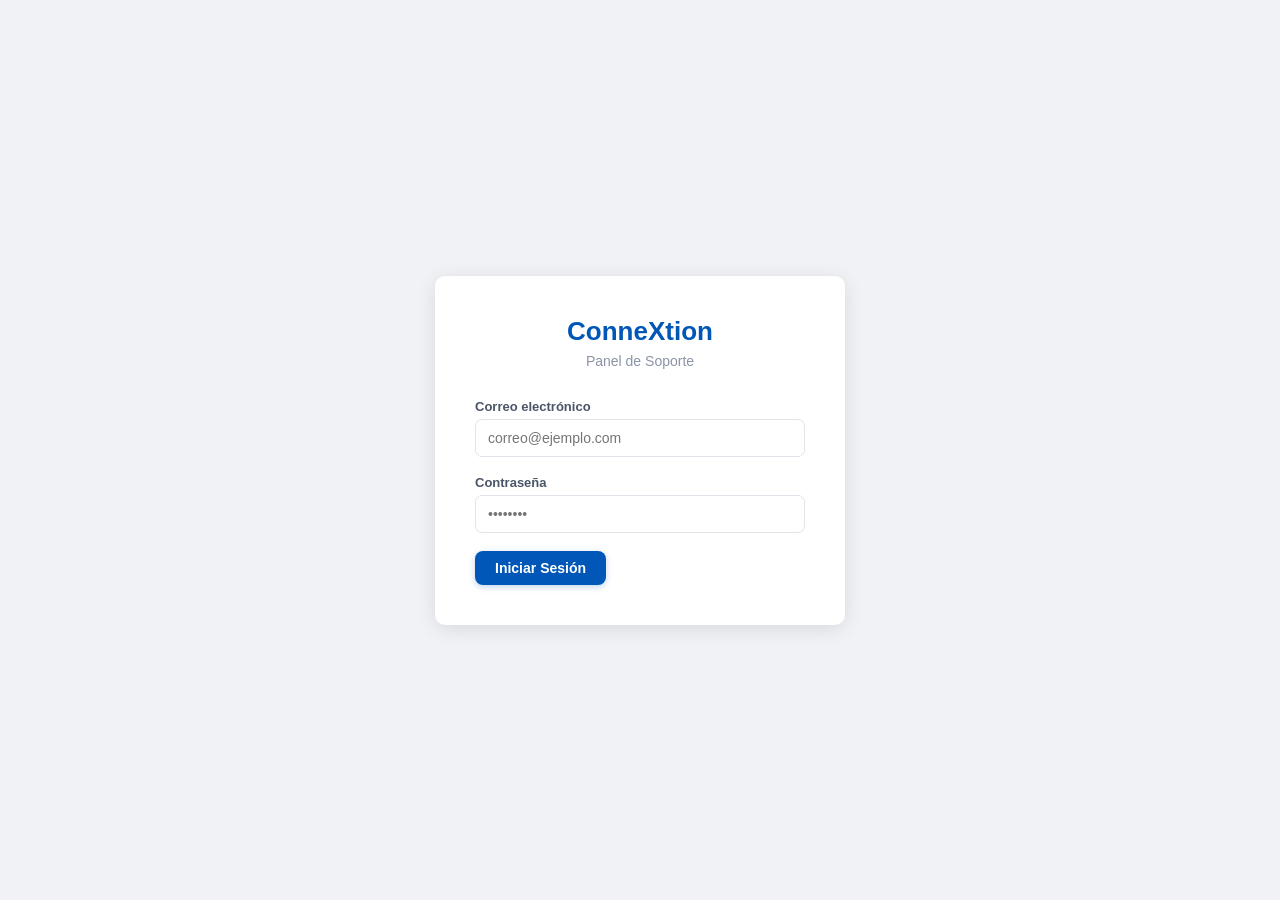
<file: Proyecto_II_Desarollo_software__III/support-app/detalle.html>
<!DOCTYPE html>
<html lang="es">
<head>
    <meta charset="UTF-8">
    <meta name="viewport" content="width=device-width, initial-scale=1.0">
    <title>ConneXtion - Detalle de Solicitud</title>
    <link rel="stylesheet" href="css/styles.css">
</head>
<body>
    <nav class="navbar">
        <div class="navbar-brand">ConneXtion Soporte</div>
        <div class="navbar-user">
            <span>Hola, <strong id="nombre-usuario"></strong></span>
            <span id="rol-usuario" class="badge-rol"></span>
            <button onclick="Ui.cerrarSesion()" class="btn-logout">Cerrar Sesión</button>
        </div>
    </nav>

    <div class="dashboard-container">
        <div class="dashboard-header">
            <div style="display:flex; align-items:center; gap:14px; flex-wrap:wrap;">
                <button onclick="window.location.href='dashboard.html'" class="btn-secondary btn-volver">
                    Volver al panel
                </button>
                <h2 style="margin:0;">Detalle de Solicitud</h2>
            </div>
            <button onclick="irAlChat()" class="btn-primary">
                💬 Abrir Chat
            </button>
        </div>

        <div id="mensaje-error" class="mensaje-error oculto"></div>
        <div id="mensaje-exito" class="mensaje-exito oculto"></div>

        <!-- Tarjeta principal -->
        <div class="detalle-card">
            <div class="detalle-header">
                <div>
                    <span id="ticket-id" class="ticket-id"></span>
                    <h3 id="ticket-titulo"></h3>
                </div>
                <span id="ticket-estado" class="badge-estado"></span>
            </div>

            <div class="detalle-grid">
                <div class="detalle-campo">
                    <label>Cliente</label>
                    <span id="ticket-cliente">—</span>
                </div>
                <div class="detalle-campo">
                    <label>Categoría</label>
                    <span id="ticket-categoria">—</span>
                </div>
                <div class="detalle-campo">
                    <label>Prioridad</label>
                    <span id="ticket-prioridad" class="badge-prioridad">—</span>
                </div>
                <div class="detalle-campo">
                    <label>Fecha de creación</label>
                    <span id="ticket-fecha">—</span>
                </div>
                <div class="detalle-campo">
                    <label>Técnico asignado</label>
                    <span id="ticket-tecnico">—</span>
                </div>
            </div>

            <div class="detalle-descripcion">
                <label>Descripción</label>
                <p id="ticket-descripcion"></p>
            </div>
        </div>

        <!-- Notas técnicas -->
        <div id="panel-notas" class="detalle-card">
            <h3 style="font-size:17px; font-weight:700; margin-bottom:16px; padding-bottom:14px; border-bottom:1px solid var(--gris-borde);">
                📝 Historial de Notas Técnicas
            </h3>

            <div id="lista-notas" class="lista-comentarios-container">
                <p class="texto-vacio">No hay notas técnicas registradas para esta solicitud.</p>
            </div>

            <div id="formulario-nota" class="agregar-nota-container">
                <label>Agregar Nota Técnica</label>
                <textarea id="texto-nota" rows="3" placeholder="Escriba los detalles del avance o resolución técnica..." maxlength="1000"></textarea>
                <button onclick="agregarNotaTecnica()" id="btn-guardar-nota" class="btn-primary">
                    Guardar Nota
                </button>
            </div>
        </div>

        <!-- Panel de acciones (solo soporte/supervisor) -->
        <div id="panel-acciones" class="detalle-card oculto">
            <h3 style="font-size:17px; font-weight:700; margin-bottom:16px; padding-bottom:14px; border-bottom:1px solid var(--gris-borde);">
                ⚙️ Acciones
            </h3>

            <div id="seccion-asignar" class="accion-seccion oculto">
                <h4>Asignar técnico</h4>
                <div class="accion-fila">
                    <select id="select-tecnico">
                        <option value="">— Seleccioná un técnico —</option>
                    </select>
                    <button onclick="asignarTecnico()" class="btn-primary btn-accion">
                        Asignar
                    </button>
                </div>
            </div>

            <div id="seccion-estado" class="accion-seccion">
                <h4>Cambiar estado</h4>
                <div class="accion-fila">
                    <select id="select-estado">
                        <option value="">— Seleccioná un estado —</option>
                        <option value="ABIERTO">Abierto</option>
                        <option value="EN_PROCESO">En Proceso</option>
                        <option value="RESUELTO">Resuelto</option>
                        <option value="CERRADO">Cerrado</option>
                    </select>
                    <button onclick="cambiarEstado()" class="btn-primary btn-accion">
                        Actualizar Estado
                    </button>
                </div>
            </div>
        </div>
    </div>

    <script src="js/api.js"></script>
    <script src="js/ui.js"></script>
    <script>
        let ticketActual = null;
        const usuario = Ui.verificarSesion();

        if (usuario) {
            Ui.mostrarNombreUsuario(usuario);
            document.getElementById("rol-usuario").textContent = usuario.role;

            if (usuario.role !== "TECHNICIAN" && usuario.role !== "SUPERVISOR" && usuario.role !== "SUPPORTER") {
                document.getElementById("formulario-nota").classList.add("oculto");
            }

            cargarTicket();
        }

        function irAlChat() {
            const id = new URLSearchParams(location.search).get('id');
            if (id) window.location.href = 'chat.html?id=' + id;
        }

        function cargarTicket() {
            const params = new URLSearchParams(window.location.search);
            const id = params.get("id");
            if (!id) {
                Ui.mostrarError("mensaje-error", "No se especificó una solicitud.");
                return;
            }

            Api.obtenerTodosTickets()
                .then(tickets => {
                    const ticket = tickets.find(t => t.id == id);
                    if (!ticket) {
                        Ui.mostrarError("mensaje-error", "Solicitud no encontrada.");
                        return;
                    }
                    ticketActual = ticket;
                    renderizarDetalle(ticket);
                    configurarAcciones(ticket);
                    cargarNotas(ticket.id);
                })
                .catch(() => {
                    Ui.mostrarError("mensaje-error", "Error al cargar la solicitud.");
                });
        }

        function renderizarDetalle(t) {
            document.getElementById("ticket-id").textContent = "#" + t.id;
            document.getElementById("ticket-titulo").textContent = t.title || t.category?.name || "Solicitud";
            document.getElementById("ticket-cliente").textContent = t.client ? t.client.name : "N/A";
            document.getElementById("ticket-categoria").textContent = t.category ? t.category.name : "N/A";
            document.getElementById("ticket-fecha").textContent = t.createdAt
                ? new Date(t.createdAt).toLocaleString('es-CR') : "N/A";
            document.getElementById("ticket-descripcion").textContent = t.description;
            document.getElementById("ticket-tecnico").textContent = t.technician
                ? t.technician.name : "Sin asignar aún";

            const estadoEl = document.getElementById("ticket-estado");
            estadoEl.textContent = traducirEstado(t.status);
            estadoEl.className = "badge-estado " + t.status.toLowerCase();

            const prioridadEl = document.getElementById("ticket-prioridad");
            if (t.priority) {
                prioridadEl.textContent = t.priority;
                prioridadEl.className = "badge-prioridad " + t.priority.toLowerCase();
            } else {
                prioridadEl.textContent = "No definida";
                prioridadEl.className = "";
                prioridadEl.style.color = "var(--texto-suave)";
            }

            const selectEstado = document.getElementById("select-estado");
            if (selectEstado) selectEstado.value = t.status;

            if (t.status === "CERRADO" || t.status === "CLOSED") {
                const btnNota = document.getElementById("btn-guardar-nota");
                const txtNota = document.getElementById("texto-nota");
                if (btnNota) btnNota.disabled = true;
                if (txtNota) {
                    txtNota.disabled = true;
                    txtNota.placeholder = "Esta solicitud está cerrada. No se pueden agregar más notas.";
                }
            }
        }

        function configurarAcciones(ticket) {
            if (usuario.role === "SUPERVISOR" || usuario.role === "TECHNICIAN" || usuario.role === "SUPPORTER") {
                document.getElementById("panel-acciones").classList.remove("oculto");
                if (usuario.role === "SUPERVISOR" || usuario.role === "TECHNICIAN") {
                    document.getElementById("seccion-asignar").classList.remove("oculto");
                    cargarTecnicos();
                }
            }
        }

        function cargarTecnicos() {
            Api.obtenerUsuarios()
                .then(usuarios => {
                    const tecnicos = usuarios.filter(u =>
                        u.role === "SUPPORTER" || u.role === "SUPERVISOR" || u.role === "TECHNICIAN"
                    );
                    const select = document.getElementById("select-tecnico");
                    select.innerHTML = '<option value="">— Seleccioná un técnico —</option>';
                    tecnicos.forEach(t => {
                        const opt = document.createElement("option");
                        opt.value = t.id;
                        opt.textContent = t.name + " (" + t.role + ")";
                        if (ticketActual.technician && ticketActual.technician.id === t.id) opt.selected = true;
                        select.appendChild(opt);
                    });
                })
                .catch(() => console.error("No se pudieron cargar los técnicos."));
        }

        function asignarTecnico() {
            const tecnicoId = document.getElementById("select-tecnico").value;
            if (!tecnicoId) { Ui.mostrarError("mensaje-error", "Seleccioná un técnico."); return; }
            document.getElementById("mensaje-error").classList.add("oculto");

            Api.asignarTecnico(ticketActual.id, tecnicoId)
                .then(data => {
                    const ticketAsignado = data && data.ticket ? data.ticket : data;
                    if (ticketAsignado && ticketAsignado.id) {
                        ticketActual = ticketAsignado;
                        renderizarDetalle(ticketAsignado);
                        mostrarExito("✓ Técnico asignado correctamente.");
                    } else {
                        Ui.mostrarError("mensaje-error", "No se pudo asignar el técnico.");
                    }
                })
                .catch(() => Ui.mostrarError("mensaje-error", "Error al asignar el técnico."));
        }

        function cambiarEstado() {
            const nuevoEstado = document.getElementById("select-estado").value;
            if (!nuevoEstado) { Ui.mostrarError("mensaje-error", "Seleccioná un estado."); return; }
            document.getElementById("mensaje-error").classList.add("oculto");

            Api.actualizarEstado(ticketActual.id, nuevoEstado)
                .then(data => {
                    if (data && data.id) {
                        ticketActual = data;
                    } else {
                        ticketActual.status = nuevoEstado;
                    }
                    renderizarDetalle(ticketActual);
                    mostrarExito("✓ Estado actualizado a: " + traducirEstado(nuevoEstado));
                })
                .catch(() => Ui.mostrarError("mensaje-error", "Error al actualizar el estado."));
        }

        function cargarNotas(ticketId) {
            if (typeof Api.obtenerNotasPorTicket === "function") {
                Api.obtenerNotasPorTicket(ticketId)
                    .then(notas => renderizarNotas(notas))
                    .catch(err => console.error("Error al cargar notas:", err));
            }
        }

        function renderizarNotas(notas) {
            const lista = document.getElementById("lista-notas");
            if (!notas || notas.length === 0) {
                lista.innerHTML = '<p class="texto-vacio">No hay notas técnicas registradas para esta solicitud.</p>';
                return;
            }
            lista.innerHTML = "";
            notas.forEach(nota => {
                const autor = nota.user ? nota.user.name : "Usuario";
                const fecha = nota.createdAt ? new Date(nota.createdAt).toLocaleString('es-CR') : "Fecha N/A";
                const div = document.createElement("div");
                div.className = "comentario-item";
                div.innerHTML = `
                    <div class="comentario-meta">
                        <strong>${autor}</strong>
                        <span>${fecha}</span>
                    </div>
                    <div class="comentario-texto">${nota.text}</div>
                `;
                lista.appendChild(div);
            });
        }

        function agregarNotaTecnica() {
            const texto = document.getElementById("texto-nota").value.trim();
            if (!texto) return;

            const btn = document.getElementById("btn-guardar-nota");
            btn.disabled = true;
            btn.textContent = "Guardando...";

            fetch('http://localhost:8080/api/comments/add', {
                method: 'POST',
                headers: { 'Content-Type': 'application/json' },
                body: JSON.stringify({ ticketId: ticketActual.id, userId: usuario.id, text: texto })
            })
            .then(r => { if (!r.ok) throw new Error(); return r.json(); })
            .then(() => {
                document.getElementById("texto-nota").value = "";
                cargarNotas(ticketActual.id);
                mostrarExito("✓ Nota guardada correctamente.");
                btn.disabled = false;
                btn.textContent = "Guardar Nota";
            })
            .catch(() => {
                Ui.mostrarError("mensaje-error", "Error al guardar la nota.");
                btn.disabled = false;
                btn.textContent = "Guardar Nota";
            });
        }

        function mostrarExito(mensaje) {
            const exito = document.getElementById("mensaje-exito");
            exito.textContent = mensaje;
            exito.classList.remove("oculto");
            setTimeout(() => exito.classList.add("oculto"), 3000);
        }

        function traducirEstado(status) {
            const estados = {
                "ABIERTO": "Abierto", "ASIGNADO": "Asignado",
                "EN_PROCESO": "En Proceso", "RESUELTO": "Resuelto", "CERRADO": "Cerrado",
                "OPEN": "Abierto", "IN_PROGRESS": "En Proceso",
                "RESOLVED": "Resuelto", "CLOSED": "Cerrado"
            };
            return estados[status] || status;
        }
    </script>
</body>
</html>
</file>
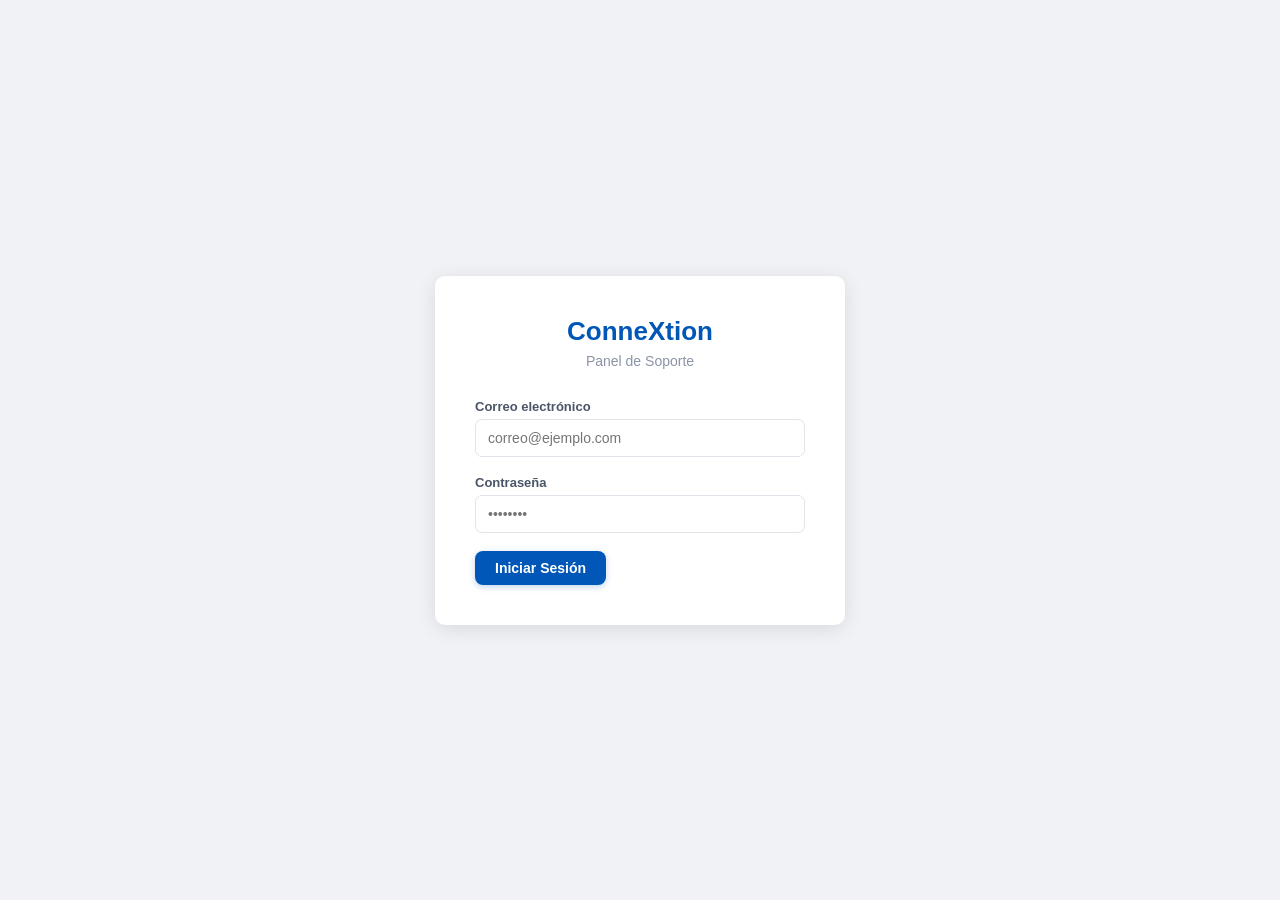
<file: Proyecto_II_Desarollo_software__III/support-app/registrar-soporte.html>
<!DOCTYPE html>
<html lang="es">
<head>
    <meta charset="UTF-8">
    <meta name="viewport" content="width=device-width, initial-scale=1.0">
    <title>ConneXtion - Registrar Usuario de Soporte</title>
    <link rel="stylesheet" href="css/styles.css">
</head>
<body>
    <nav class="navbar">
        <div class="navbar-brand">ConneXtion Soporte</div>
        <div class="navbar-user">
            <span>Bienvenido, <strong id="nombre-usuario"></strong></span>
            <span id="rol-usuario" class="badge-rol"></span>
            <button onclick="Ui.cerrarSesion()" class="btn-logout">Cerrar Sesión</button>
        </div>
    </nav>

    <div class="dashboard-container">
        <div class="dashboard-header">
            <h2>Registrar Usuario de Soporte</h2>
            <button onclick="window.location.href='dashboard.html'" class="btn-secondary">
                ← Volver
            </button>
        </div>

        <div class="form-card" style="max-width: 600px; margin: 0 auto;">
            <div id="mensaje-error" class="mensaje-error oculto"></div>
            <div id="mensaje-exito" class="mensaje-exito oculto"></div>

            <div class="campo">
                <label for="nombre">Nombre <span class="requerido">*</span></label>
                <input type="text" id="nombre" placeholder="Juan" required>
            </div>
            <div class="campo">
                <label for="primerApellido">Primer apellido <span class="requerido">*</span></label>
                <input type="text" id="primerApellido" placeholder="Pérez" required>
            </div>
            <div class="campo">
                <label for="segundoApellido">Segundo apellido <span class="requerido">*</span></label>
                <input type="text" id="segundoApellido" placeholder="González" required>
            </div>
            <div class="campo">
                <label for="email">Correo electrónico <span class="requerido">*</span></label>
                <input type="email" id="email" placeholder="soporte@connextion.com" required>
            </div>
            <div class="campo">
                <label for="password">Contraseña <span class="requerido">*</span></label>
                <input type="password" id="password" placeholder="••••••••" required>
            </div>

            <div class="campo">
                <label>Rol</label>
                <label class="servicio-item" style="display:flex; align-items:center; gap:8px; cursor:pointer;">
                    <input type="checkbox" id="esSupervisor">
                    Este usuario es <strong>Supervisor</strong>
                </label>
            </div>

            <div class="campo">
                <label>Servicios que atiende <span class="requerido">*</span></label>
                <div id="contenedor-servicios" class="servicios-grid">
                    <p style="color:#888; font-size:0.9em;">Cargando servicios...</p>
                </div>
            </div>

            <div class="form-acciones" style="margin-top: 20px;">
                <button type="button" onclick="window.location.href='dashboard.html'" class="btn-secondary">
                    Cancelar
                </button>
                <button type="button" id="btn-registrar" onclick="registrarUsuario()" class="btn-primary">
                    Registrar usuario
                </button>
            </div>
        </div>
    </div>

    <script src="js/api.js"></script>
    <script src="js/ui.js"></script>
    <script>
        const usuario = Ui.verificarSesion();
        if (usuario) {
            Ui.mostrarNombreUsuario(usuario);
            document.getElementById("rol-usuario").textContent = usuario.role;

            // Only supervisors can access this page
            if (!usuario.isSupervisor && usuario.role !== "SUPERVISOR") {
                document.getElementById("mensaje-error").textContent =
                    "Solo los supervisores pueden registrar usuarios de soporte.";
                document.getElementById("mensaje-error").classList.remove("oculto");
                document.getElementById("btn-registrar").disabled = true;
            }
        }

        // Load services from backend
        Api.obtenerServicios().then(servicios => {
            const contenedor = document.getElementById("contenedor-servicios");
            contenedor.innerHTML = "";
            servicios.forEach(s => {
                const label = document.createElement("label");
                label.className = "servicio-item";
                label.innerHTML = `<input type="checkbox" value="${s.id}"> ${s.name}`;
                contenedor.appendChild(label);
            });
        }).catch(() => {
            document.getElementById("contenedor-servicios").innerHTML =
                '<p style="color:red;">Error al cargar servicios.</p>';
        });

        function registrarUsuario() {
            const nombre = document.getElementById("nombre").value.trim();
            const primerApellido = document.getElementById("primerApellido").value.trim();
            const segundoApellido = document.getElementById("segundoApellido").value.trim();
            const email = document.getElementById("email").value.trim();
            const password = document.getElementById("password").value.trim();
            const esSupervisor = document.getElementById("esSupervisor").checked;

            const serviceIds = [];
            document.querySelectorAll("#contenedor-servicios input:checked").forEach(cb => {
                serviceIds.push(parseInt(cb.value));
            });

            const error = document.getElementById("mensaje-error");
            error.classList.add("oculto");

            if (!nombre || !primerApellido || !segundoApellido || !email || !password) {
                error.textContent = "Por favor completá todos los campos obligatorios.";
                error.classList.remove("oculto");
                return;
            }
            if (serviceIds.length === 0) {
                error.textContent = "Debe asignar al menos un servicio al usuario de soporte.";
                error.classList.remove("oculto");
                return;
            }

            const btn = document.getElementById("btn-registrar");
            btn.disabled = true;
            btn.textContent = "Registrando...";

            Api.registrarUsuarioSoporte({
                name: nombre,
                firstName: primerApellido,
                secondSurname: segundoApellido,
                email,
                password,
                isSupervisor: esSupervisor,
                serviceIds
            }).then(data => {
                if (data.userId) {
                    const exito = document.getElementById("mensaje-exito");
                    exito.textContent = `✓ Usuario ${esSupervisor ? "supervisor" : "soportista"} registrado exitosamente.`;
                    exito.classList.remove("oculto");
                    // Reset form
                    ["nombre","primerApellido","segundoApellido","email","password"].forEach(id => {
                        document.getElementById(id).value = "";
                    });
                    document.querySelectorAll("#contenedor-servicios input").forEach(cb => cb.checked = false);
                    document.getElementById("esSupervisor").checked = false;
                } else {
                    error.textContent = data.message || "Error al registrar el usuario.";
                    error.classList.remove("oculto");
                }
                btn.disabled = false;
                btn.textContent = "Registrar usuario";
            }).catch(() => {
                error.textContent = "No se pudo conectar con el servidor.";
                error.classList.remove("oculto");
                btn.disabled = false;
                btn.textContent = "Registrar usuario";
            });
        }
    </script>
</body>
</html>
</file>
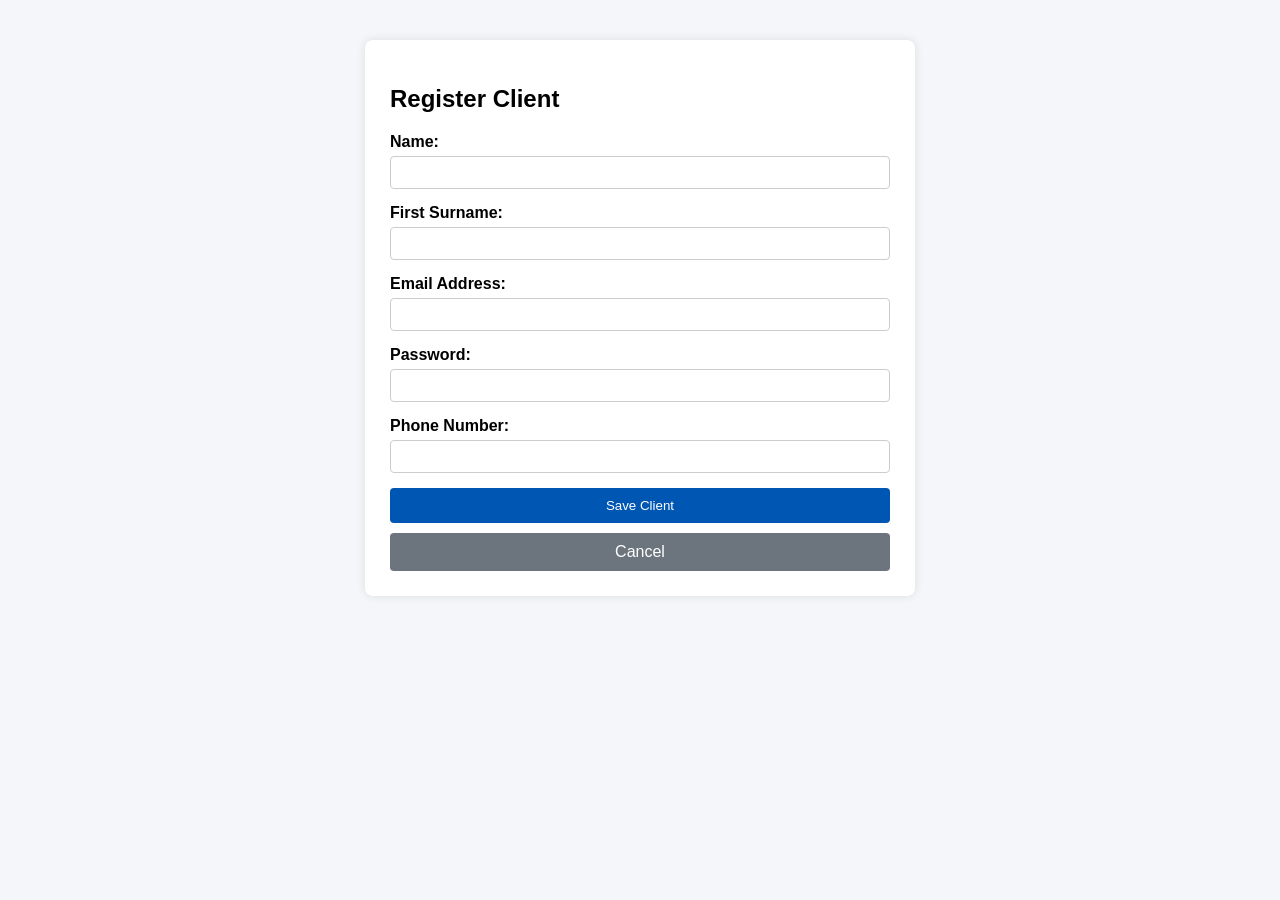
<file: Proyecto_II_Desarollo_software__III/backend/backend-app/src/main/resources/templates/client-form.html>
<!DOCTYPE html>
<html xmlns:th="http://www.thymeleaf.org">
<head>
    <meta charset="UTF-8">
    <title>ConneXtion HelpDesk - Client Form</title>
    <style>
        body { font-family: Arial, sans-serif; margin: 40px; background-color: #f4f6f9; }
        .form-container { background: white; padding: 25px; border-radius: 8px; max-width: 500px; margin: auto; box-shadow: 0px 0px 10px rgba(0,0,0,0.1); }
        .form-group { margin-bottom: 15px; }
        label { display: block; margin-bottom: 5px; font-weight: bold; }
        input[type="text"], input[type="email"], input[type="password"] { width: 100%; padding: 8px; box-sizing: border-box; border: 1px solid #ccc; border-radius: 4px; }
        .btn-submit { background-color: #0056b3; color: white; border: none; padding: 10px 15px; border-radius: 4px; cursor: pointer; width: 100%; }
        .btn-cancel { background-color: #6c757d; color: white; display: inline-block; text-align: center; text-decoration: none; padding: 10px 15px; border-radius: 4px; width: 100%; box-sizing: border-box; margin-top: 10px; }
    </style>
</head>
<body>

    <div class="form-container">
        <h2 th:text="${client.id != null} ? 'Modify Client' : 'Register Client'">Register Client</h2>
        
        <form th:action="@{/clients/save}" th:object="${client}" method="post">
    
    <input type="hidden" th:field="*{id}" />

    <div class="form-group">
        <label>Name:</label>
        <input type="text" th:field="*{name}" required />
    </div>

    <div class="form-group">
        <label>First Surname:</label>
        <input type="text" th:field="*{firstName}" required />
    </div>

    <div class="form-group">
        <label>Email Address:</label>
        <input type="email" th:field="*{email}" required />
    </div>

    <div class="form-group">
        <label>Password:</label>
        <input type="password" th:field="*{password}" th:required="${client.id == null}" />
    </div>

    <div class="form-group">
        <label>Phone Number:</label>
        <input type="text" th:field="*{phone}" />
    </div>

    <button type="submit" class="btn-submit">Save Client</button>
    <a th:href="@{/clients}" class="btn btn-cancel">Cancel</a>
</form>
    </div>

</body>
</html>
</file>
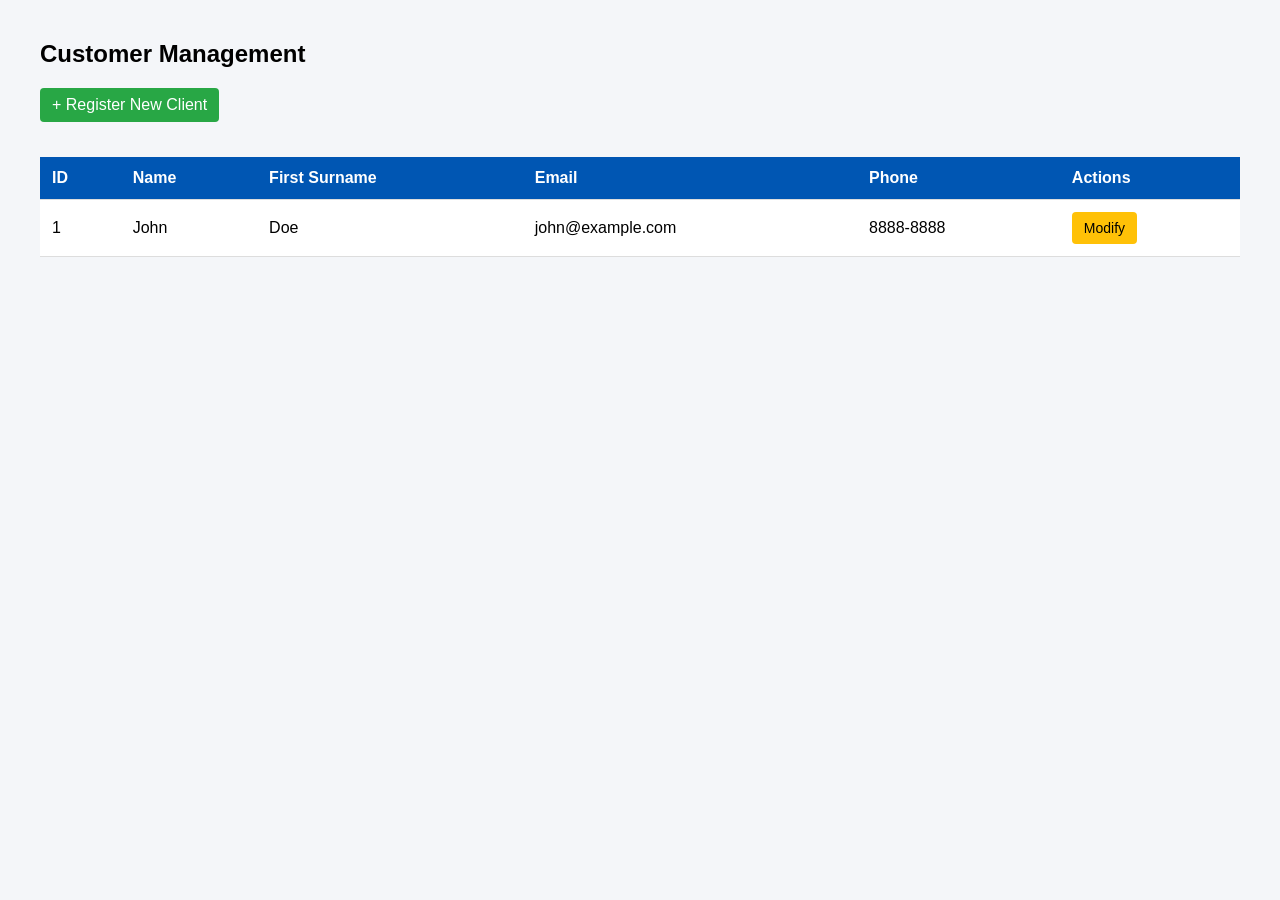
<file: Proyecto_II_Desarollo_software__III/backend/backend-app/src/main/resources/templates/clients.html>
<!DOCTYPE html>
<html xmlns:th="http://www.thymeleaf.org">
<head>
    <meta charset="UTF-8">
    <title>ConneXtion HelpDesk - Clients</title>
    <style>
        body { font-family: Arial, sans-serif; margin: 40px; background-color: #f4f6f9; }
        table { width: 100%; border-collapse: collapse; margin-top: 20px; background: white; }
        th, td { padding: 12px; text-align: left; border-bottom: 1px solid #ddd; }
        th { background-color: #0056b3; color: white; }
        tr:hover { background-color: #f1f1f1; }
        .btn { padding: 8px 12px; text-decoration: none; border-radius: 4px; display: inline-block; }
        .btn-add { background-color: #28a745; color: white; margin-bottom: 15px; }
        .btn-edit { background-color: #ffc107; color: black; font-size: 14px; }
    </style>
</head>
<body>

    <h2>Customer Management</h2>
    
    <a th:href="@{/clients/new}" class="btn btn-add">+ Register New Client</a>

    <table>
        <thead>
            <tr>
                <th>ID</th>
                <th>Name</th>
                <th>First Surname</th>
                <th>Email</th>
                <th>Phone</th>
                <th>Actions</th>
            </tr>
        </thead>
        <tbody>
            <tr th:each="client : ${clients}">
                <td th:text="${client.id}">1</td>
                <td th:text="${client.name}">John</td>
                <td th:text="${client.firstName}">Doe</td>
                <td th:text="${client.email}">john@example.com</td>
                <td th:text="${client.phone}">8888-8888</td>
                <td>
                    <a th:href="@{/clients/edit/{id}(id=${client.id})}" class="btn btn-edit">Modify</a>
                </td>
            </tr>
        </tbody>
    </table>

</body>
</html>
</file>
<file: Proyecto_II_Desarollo_software__III/client-app/css/styles.css>
/* ── Reset & Base ───────────────────────────────── */
*, *::before, *::after {
    margin: 0;
    padding: 0;
    box-sizing: border-box;
}

:root {
    --azul-primario: #0057b8;
    --azul-hover:    #0046a0;
    --azul-claro:    #e8f1fc;
    --gris-fondo:    #f0f2f5;
    --gris-borde:    #e0e4ea;
    --texto-oscuro:  #1a1d23;
    --texto-medio:   #4a5568;
    --texto-suave:   #8a94a6;
    --sombra-card:   0 2px 12px rgba(0,0,0,0.08);
    --radio:         10px;
    --transition:    0.18s ease;
}

body {
    font-family: 'Segoe UI', Arial, sans-serif;
    background-color: var(--gris-fondo);
    color: var(--texto-oscuro);
    min-height: 100vh;
}

/* ── Navbar ─────────────────────────────────────── */
.navbar {
    position: fixed;
    top: 0;
    width: 100%;
    background: linear-gradient(135deg, #0057b8, #003d8f);
    color: white;
    padding: 0 30px;
    height: 62px;
    display: flex;
    justify-content: space-between;
    align-items: center;
    z-index: 1000;
    box-shadow: 0 2px 12px rgba(0,0,0,0.18);
}

.navbar-brand {
    font-size: 20px;
    font-weight: 700;
    letter-spacing: 0.5px;
}

.navbar-user {
    display: flex;
    align-items: center;
    gap: 14px;
    font-size: 14px;
}

.btn-logout {
    padding: 7px 16px;
    background: rgba(255,255,255,0.15);
    color: white;
    border: 1px solid rgba(255,255,255,0.35);
    border-radius: 6px;
    cursor: pointer;
    font-size: 13px;
    font-weight: 600;
    transition: background var(--transition);
}
.btn-logout:hover {
    background: rgba(255,255,255,0.28);
}

/* ── Contenedor principal ───────────────────────── */
.dashboard-container {
    margin-top: 62px;
    padding: 32px 28px;
    max-width: 1060px;
    margin-left: auto;
    margin-right: auto;
}

/* ── Header de sección ──────────────────────────── */
.dashboard-header {
    display: flex;
    justify-content: space-between;
    align-items: center;
    margin-bottom: 26px;
    flex-wrap: wrap;
    gap: 12px;
}

.dashboard-header h2 {
    font-size: 22px;
    font-weight: 700;
    color: var(--texto-oscuro);
}

.header-acciones {
    display: flex;
    align-items: center;
    gap: 10px;
    flex-wrap: wrap;
}

/* ── Botones ────────────────────────────────────── */
.btn-primary {
    display: inline-flex;
    align-items: center;
    gap: 6px;
    padding: 9px 20px;
    background-color: var(--azul-primario);
    color: white;
    border: none;
    border-radius: 8px;
    font-size: 14px;
    font-weight: 600;
    cursor: pointer;
    text-decoration: none;
    transition: background var(--transition), transform var(--transition), box-shadow var(--transition);
    box-shadow: 0 2px 6px rgba(0,87,184,0.25);
    width: auto;
}
.btn-primary:hover {
    background-color: var(--azul-hover);
    box-shadow: 0 4px 12px rgba(0,87,184,0.35);
    transform: translateY(-1px);
}
.btn-primary:active { transform: translateY(0); }

.btn-secondary {
    display: inline-flex;
    align-items: center;
    gap: 6px;
    padding: 9px 18px;
    background: white;
    color: var(--texto-medio);
    border: 1px solid var(--gris-borde);
    border-radius: 8px;
    cursor: pointer;
    font-size: 14px;
    font-weight: 500;
    text-decoration: none;
    transition: background var(--transition), border-color var(--transition), transform var(--transition);
    box-shadow: 0 1px 4px rgba(0,0,0,0.06);
    width: auto;
}
.btn-secondary:hover {
    background: var(--azul-claro);
    border-color: var(--azul-primario);
    color: var(--azul-primario);
    transform: translateY(-1px);
}
.btn-secondary:active { transform: translateY(0); }

/* Botón Volver con flecha visual */
.btn-volver::before {
    content: '←';
    font-size: 16px;
}

/* ── Filtros ────────────────────────────────────── */
.filtros-barra {
    display: flex;
    align-items: center;
    gap: 10px;
    flex-wrap: wrap;
    margin-bottom: 20px;
    background: white;
    border-radius: var(--radio);
    padding: 14px 20px;
    box-shadow: var(--sombra-card);
}

.filtros-barra label {
    font-size: 13px;
    font-weight: 600;
    color: var(--texto-medio);
    white-space: nowrap;
}

.filtros-barra select {
    padding: 8px 32px 8px 12px;
    border: 1px solid var(--gris-borde);
    border-radius: 7px;
    font-size: 14px;
    background-color: white;
    color: var(--texto-oscuro);
    cursor: pointer;
    appearance: none;
    background-image: url("data:image/svg+xml,%3Csvg xmlns='http://www.w3.org/2000/svg' width='12' height='8' viewBox='0 0 12 8'%3E%3Cpath fill='%234a5568' d='M1 1l5 5 5-5'/%3E%3C/svg%3E");
    background-repeat: no-repeat;
    background-position: right 10px center;
    transition: border-color var(--transition), box-shadow var(--transition);
}
.filtros-barra select:focus {
    outline: none;
    border-color: var(--azul-primario);
    box-shadow: 0 0 0 3px rgba(0,87,184,0.12);
}

.filtros-barra .btn-limpiar {
    padding: 7px 14px;
    background: var(--gris-fondo);
    border: 1px solid var(--gris-borde);
    border-radius: 7px;
    font-size: 13px;
    cursor: pointer;
    color: var(--texto-medio);
    transition: background var(--transition);
}
.filtros-barra .btn-limpiar:hover { background: #e2e6ea; }

.contador-resultados {
    margin-left: auto;
    font-size: 13px;
    color: var(--texto-suave);
    white-space: nowrap;
}

/* ── Tarjetas de tickets (dashboard cliente) ────── */
.tarjetas-grid {
    display: grid;
    grid-template-columns: repeat(auto-fill, minmax(300px, 1fr));
    gap: 18px;
}

.ticket-card {
    background: white;
    border-radius: var(--radio);
    padding: 20px 22px;
    box-shadow: var(--sombra-card);
    border: 1px solid var(--gris-borde);
    display: flex;
    flex-direction: column;
    gap: 12px;
    transition: transform var(--transition), box-shadow var(--transition);
    cursor: default;
}
.ticket-card:hover {
    transform: translateY(-3px);
    box-shadow: 0 6px 20px rgba(0,0,0,0.11);
}

.ticket-card-header {
    display: flex;
    justify-content: space-between;
    align-items: flex-start;
}

.ticket-card-id {
    font-size: 12px;
    color: var(--texto-suave);
    font-weight: 600;
}

.ticket-card-titulo {
    font-size: 15px;
    font-weight: 700;
    color: var(--texto-oscuro);
    margin-top: 3px;
    line-height: 1.3;
}

.ticket-card-meta {
    display: flex;
    flex-direction: column;
    gap: 6px;
    font-size: 13px;
    color: var(--texto-medio);
}

.ticket-card-meta span {
    display: flex;
    align-items: center;
    gap: 5px;
}

.ticket-card-footer {
    display: flex;
    justify-content: space-between;
    align-items: center;
    padding-top: 12px;
    border-top: 1px solid var(--gris-borde);
    margin-top: auto;
}

/* ── Tabla (también usada en soporte) ───────────── */
.tabla-container {
    background: white;
    border-radius: var(--radio);
    padding: 0;
    box-shadow: var(--sombra-card);
    overflow-x: auto;
    border: 1px solid var(--gris-borde);
}

table {
    width: 100%;
    border-collapse: collapse;
    min-width: 520px;
}

thead {
    background: linear-gradient(135deg, #0057b8, #003d8f);
    color: white;
}

th {
    padding: 13px 16px;
    text-align: left;
    font-weight: 600;
    font-size: 13px;
    letter-spacing: 0.3px;
    white-space: nowrap;
}

td {
    padding: 13px 16px;
    border-bottom: 1px solid #f0f2f5;
    color: var(--texto-medio);
    font-size: 14px;
}

tr:last-child td { border-bottom: none; }

tbody tr { transition: background var(--transition); }
tbody tr:hover td { background-color: #f5f8ff; }

/* ── Badges ─────────────────────────────────────── */
.badge-estado {
    display: inline-block;
    padding: 4px 11px;
    border-radius: 20px;
    font-size: 11px;
    font-weight: 700;
    text-transform: uppercase;
    letter-spacing: 0.4px;
    white-space: nowrap;
}

.badge-estado.open,
.badge-estado.abierto     { background: #dbeafe; color: #1d4ed8; }
.badge-estado.asignado    { background: #fef3c7; color: #b45309; }
.badge-estado.in_progress,
.badge-estado.en_proceso  { background: #dcfce7; color: #15803d; }
.badge-estado.resolved,
.badge-estado.resuelto    { background: #f3e8ff; color: #7e22ce; }
.badge-estado.closed,
.badge-estado.cerrado     { background: #f1f5f9; color: #64748b; }
.badge-estado.ingresado   { background: #dbeafe; color: #1d4ed8; }

.badge-prioridad {
    display: inline-block;
    padding: 4px 11px;
    border-radius: 20px;
    font-size: 11px;
    font-weight: 700;
    text-transform: uppercase;
    letter-spacing: 0.4px;
}
.badge-prioridad.high,
.badge-prioridad.alta   { background: #fee2e2; color: #b91c1c; }
.badge-prioridad.medium,
.badge-prioridad.media  { background: #fef3c7; color: #b45309; }
.badge-prioridad.low,
.badge-prioridad.baja   { background: #dcfce7; color: #15803d; }

/* ── Botón detalle en tabla ─────────────────────── */
.btn-detalle {
    display: inline-flex;
    align-items: center;
    gap: 4px;
    padding: 6px 14px;
    background-color: var(--azul-primario);
    color: white;
    border-radius: 6px;
    text-decoration: none;
    font-size: 12px;
    font-weight: 600;
    transition: background var(--transition);
}
.btn-detalle:hover { background-color: var(--azul-hover); }

/* ── Mensajes vacíos y de estado ────────────────── */
.mensaje-vacio {
    text-align: center;
    padding: 60px 20px;
    color: var(--texto-suave);
    font-size: 15px;
}
.mensaje-vacio-icon {
    font-size: 48px;
    margin-bottom: 14px;
    opacity: 0.4;
}

.mensaje-error {
    background: #fee2e2;
    color: #b91c1c;
    padding: 12px 16px;
    border-radius: 8px;
    margin-bottom: 16px;
    font-size: 14px;
    border-left: 4px solid #ef4444;
}
.mensaje-exito {
    background: #dcfce7;
    color: #15803d;
    padding: 12px 16px;
    border-radius: 8px;
    margin-bottom: 16px;
    font-size: 14px;
    border-left: 4px solid #22c55e;
}
.oculto { display: none !important; }

/* ── Detalle de solicitud ───────────────────────── */
.detalle-card {
    background: white;
    border-radius: var(--radio);
    padding: 28px;
    box-shadow: var(--sombra-card);
    margin-bottom: 20px;
    border: 1px solid var(--gris-borde);
}

.detalle-header {
    display: flex;
    justify-content: space-between;
    align-items: flex-start;
    margin-bottom: 24px;
    padding-bottom: 18px;
    border-bottom: 1px solid var(--gris-borde);
}

.ticket-id {
    font-size: 12px;
    color: var(--texto-suave);
    display: block;
    margin-bottom: 4px;
    font-weight: 600;
}

.detalle-header h3 {
    font-size: 20px;
    color: var(--texto-oscuro);
    font-weight: 700;
}

.detalle-grid {
    display: grid;
    grid-template-columns: 1fr 1fr;
    gap: 20px;
    margin-bottom: 24px;
}

.detalle-campo {
    background: var(--gris-fondo);
    border-radius: 8px;
    padding: 12px 16px;
    display: flex;
    flex-direction: column;
    gap: 5px;
    border: 1px solid var(--gris-borde);
}

.detalle-campo label {
    font-size: 11px;
    font-weight: 700;
    color: var(--texto-suave);
    text-transform: uppercase;
    letter-spacing: 0.5px;
}

.detalle-campo span {
    font-size: 14px;
    color: var(--texto-oscuro);
    font-weight: 500;
}

.detalle-descripcion {
    border-top: 1px solid var(--gris-borde);
    padding-top: 20px;
}
.detalle-descripcion label {
    font-size: 11px;
    font-weight: 700;
    color: var(--texto-suave);
    text-transform: uppercase;
    letter-spacing: 0.5px;
    display: block;
    margin-bottom: 10px;
}
.detalle-descripcion p {
    color: var(--texto-medio);
    line-height: 1.7;
    font-size: 14px;
    background: var(--gris-fondo);
    padding: 14px 16px;
    border-radius: 8px;
    border: 1px solid var(--gris-borde);
}

/* ── Comentarios ────────────────────────────────── */
.comentario-item {
    background: #f8faff;
    border-left: 4px solid var(--azul-primario);
    border-radius: 0 8px 8px 0;
    padding: 14px 16px;
    margin-bottom: 12px;
    box-shadow: 0 1px 4px rgba(0,0,0,0.04);
}
.comentario-meta {
    display: flex;
    justify-content: space-between;
    font-size: 12px;
    color: var(--texto-suave);
    margin-bottom: 7px;
}
.comentario-meta strong { color: var(--texto-medio); }
.comentario-texto {
    font-size: 14px;
    color: var(--texto-oscuro);
    line-height: 1.6;
    white-space: pre-wrap;
}

.agregar-nota-container {
    margin-top: 20px;
    padding-top: 20px;
    border-top: 1px solid var(--gris-borde);
}
.agregar-nota-container label {
    display: block;
    font-size: 13px;
    font-weight: 700;
    color: var(--texto-medio);
    margin-bottom: 8px;
}
.agregar-nota-container textarea {
    width: 100%;
    min-height: 90px;
    padding: 12px;
    border: 1px solid var(--gris-borde);
    border-radius: 8px;
    font-size: 14px;
    font-family: inherit;
    resize: vertical;
    transition: border-color var(--transition), box-shadow var(--transition);
}
.agregar-nota-container textarea:focus {
    outline: none;
    border-color: var(--azul-primario);
    box-shadow: 0 0 0 3px rgba(0,87,184,0.12);
}
.agregar-nota-container .btn-primary {
    margin-top: 10px;
    width: 100%;
}

/* ── Panel acciones soporte ─────────────────────── */
.acciones-card {
    background: white;
    border-radius: var(--radio);
    padding: 28px;
    box-shadow: var(--sombra-card);
    border: 1px solid var(--gris-borde);
    margin-bottom: 20px;
}
.acciones-card h3 {
    font-size: 17px;
    font-weight: 700;
    color: var(--texto-oscuro);
    margin-bottom: 18px;
    padding-bottom: 12px;
    border-bottom: 1px solid var(--gris-borde);
}
.accion-seccion { margin-bottom: 20px; }
.accion-seccion h4 {
    font-size: 13px;
    color: var(--texto-suave);
    text-transform: uppercase;
    letter-spacing: 0.5px;
    font-weight: 700;
    margin-bottom: 10px;
}
.accion-fila {
    display: flex;
    gap: 10px;
    align-items: center;
}
.accion-fila select {
    flex: 1;
    padding: 9px 12px;
    border: 1px solid var(--gris-borde);
    border-radius: 7px;
    font-size: 14px;
    background: white;
    transition: border-color var(--transition);
}
.accion-fila select:focus {
    outline: none;
    border-color: var(--azul-primario);
    box-shadow: 0 0 0 3px rgba(0,87,184,0.12);
}
.btn-accion {
    width: auto !important;
    padding: 9px 20px !important;
    font-size: 14px !important;
    flex-shrink: 0;
}
.mt-4 { margin-top: 20px; }
.lista-comentarios-container { margin-bottom: 4px; }
.texto-vacio { color: var(--texto-suave); font-style: italic; font-size: 14px; padding: 10px 0; }

/* ── Formularios Login / Registro ───────────────── */
.login-container {
    width: 100%;
    max-width: 450px;
    padding: 20px;
    margin: auto;
    display: flex;
    justify-content: center;
    align-items: center;
    min-height: 100vh;
}

.login-card {
    background: white;
    border-radius: var(--radio);
    padding: 40px;
    box-shadow: 0 4px 20px rgba(0,0,0,0.1);
    width: 100%;
}

.login-header { text-align: center; margin-bottom: 30px; }
.login-header h1 { color: var(--azul-primario); font-size: 26px; }
.login-header p { color: var(--texto-suave); margin-top: 6px; font-size: 14px; }

.campo {
    margin-bottom: 18px;
    display: flex;
    flex-direction: column;
    gap: 5px;
}
.campo label { font-weight: 600; font-size: 13px; color: var(--texto-medio); }
.campo input, .campo select, .campo textarea {
    padding: 10px 12px;
    border: 1px solid var(--gris-borde);
    border-radius: 7px;
    font-size: 14px;
    font-family: inherit;
    transition: border-color var(--transition), box-shadow var(--transition);
    background: white;
}
.campo input:focus, .campo select:focus, .campo textarea:focus {
    outline: none;
    border-color: var(--azul-primario);
    box-shadow: 0 0 0 3px rgba(0,87,184,0.12);
}
.campo textarea { resize: vertical; min-height: 100px; }

.requerido { color: #ef4444; }

.form-card {
    background: white;
    border-radius: var(--radio);
    padding: 28px 32px;
    max-width: 640px;
    box-shadow: var(--sombra-card);
    border: 1px solid var(--gris-borde);
}

.form-acciones {
    display: flex;
    justify-content: flex-end;
    gap: 10px;
    margin-top: 20px;
}

.login-footer { text-align: center; margin-top: 20px; color: var(--texto-suave); font-size: 14px; }
.login-footer a { color: var(--azul-primario); text-decoration: none; font-weight: 600; }
.login-footer a:hover { text-decoration: underline; }

.servicios-grid {
    display: grid;
    grid-template-columns: 1fr 1fr;
    gap: 10px;
    margin-top: 6px;
}
.servicio-item {
    display: flex;
    align-items: center;
    gap: 8px;
    font-size: 14px;
    cursor: pointer;
}
.servicio-item input[type="checkbox"] { width: 16px; height: 16px; cursor: pointer; }

/* ── Badge rol (soporte) ────────────────────────── */
.badge-rol {
    background: rgba(255,255,255,0.2);
    border: 1px solid rgba(255,255,255,0.4);
    color: white;
    padding: 3px 10px;
    border-radius: 12px;
    font-size: 11px;
    font-weight: 700;
    text-transform: uppercase;
}

/* ── Responsive ─────────────────────────────────── */
@media (max-width: 650px) {
    .dashboard-container { padding: 16px 14px; }
    .detalle-grid { grid-template-columns: 1fr; }
    .tarjetas-grid { grid-template-columns: 1fr; }
    .login-card { padding: 26px 20px; }
    .servicios-grid { grid-template-columns: 1fr; }
    .filtros-barra { flex-direction: column; align-items: flex-start; }
    .accion-fila { flex-direction: column; }
    .accion-fila select { width: 100%; }
}
</file>
<file: Proyecto_II_Desarollo_software__III/support-app/css/styles.css>
/* ── Reset & Base ───────────────────────────────── */
*, *::before, *::after {
    margin: 0;
    padding: 0;
    box-sizing: border-box;
}

:root {
    --azul-primario: #0057b8;
    --azul-hover:    #0046a0;
    --azul-claro:    #e8f1fc;
    --gris-fondo:    #f0f2f5;
    --gris-borde:    #e0e4ea;
    --texto-oscuro:  #1a1d23;
    --texto-medio:   #4a5568;
    --texto-suave:   #8a94a6;
    --sombra-card:   0 2px 12px rgba(0,0,0,0.08);
    --radio:         10px;
    --transition:    0.18s ease;
}

body {
    font-family: 'Segoe UI', Arial, sans-serif;
    background-color: var(--gris-fondo);
    color: var(--texto-oscuro);
    min-height: 100vh;
}

/* ── Navbar ─────────────────────────────────────── */
.navbar {
    position: fixed;
    top: 0;
    width: 100%;
    background: linear-gradient(135deg, #0057b8, #003d8f);
    color: white;
    padding: 0 30px;
    height: 62px;
    display: flex;
    justify-content: space-between;
    align-items: center;
    z-index: 1000;
    box-shadow: 0 2px 12px rgba(0,0,0,0.18);
}

.navbar-brand {
    font-size: 20px;
    font-weight: 700;
    letter-spacing: 0.5px;
}

.navbar-user {
    display: flex;
    align-items: center;
    gap: 14px;
    font-size: 14px;
}

.btn-logout {
    padding: 7px 16px;
    background: rgba(255,255,255,0.15);
    color: white;
    border: 1px solid rgba(255,255,255,0.35);
    border-radius: 6px;
    cursor: pointer;
    font-size: 13px;
    font-weight: 600;
    transition: background var(--transition);
}
.btn-logout:hover {
    background: rgba(255,255,255,0.28);
}

/* ── Contenedor principal ───────────────────────── */
.dashboard-container {
    margin-top: 62px;
    padding: 32px 28px;
    max-width: 1060px;
    margin-left: auto;
    margin-right: auto;
}

/* ── Header de sección ──────────────────────────── */
.dashboard-header {
    display: flex;
    justify-content: space-between;
    align-items: center;
    margin-bottom: 26px;
    flex-wrap: wrap;
    gap: 12px;
}

.dashboard-header h2 {
    font-size: 22px;
    font-weight: 700;
    color: var(--texto-oscuro);
}

.header-acciones {
    display: flex;
    align-items: center;
    gap: 10px;
    flex-wrap: wrap;
}

/* ── Botones ────────────────────────────────────── */
.btn-primary {
    display: inline-flex;
    align-items: center;
    gap: 6px;
    padding: 9px 20px;
    background-color: var(--azul-primario);
    color: white;
    border: none;
    border-radius: 8px;
    font-size: 14px;
    font-weight: 600;
    cursor: pointer;
    text-decoration: none;
    transition: background var(--transition), transform var(--transition), box-shadow var(--transition);
    box-shadow: 0 2px 6px rgba(0,87,184,0.25);
    width: auto;
}
.btn-primary:hover {
    background-color: var(--azul-hover);
    box-shadow: 0 4px 12px rgba(0,87,184,0.35);
    transform: translateY(-1px);
}
.btn-primary:active { transform: translateY(0); }

.btn-secondary {
    display: inline-flex;
    align-items: center;
    gap: 6px;
    padding: 9px 18px;
    background: white;
    color: var(--texto-medio);
    border: 1px solid var(--gris-borde);
    border-radius: 8px;
    cursor: pointer;
    font-size: 14px;
    font-weight: 500;
    text-decoration: none;
    transition: background var(--transition), border-color var(--transition), transform var(--transition);
    box-shadow: 0 1px 4px rgba(0,0,0,0.06);
    width: auto;
}
.btn-secondary:hover {
    background: var(--azul-claro);
    border-color: var(--azul-primario);
    color: var(--azul-primario);
    transform: translateY(-1px);
}
.btn-secondary:active { transform: translateY(0); }

/* Botón Volver con flecha visual */
.btn-volver::before {
    content: '←';
    font-size: 16px;
}

/* ── Filtros ────────────────────────────────────── */
.filtros-barra {
    display: flex;
    align-items: center;
    gap: 10px;
    flex-wrap: wrap;
    margin-bottom: 20px;
    background: white;
    border-radius: var(--radio);
    padding: 14px 20px;
    box-shadow: var(--sombra-card);
}

.filtros-barra label {
    font-size: 13px;
    font-weight: 600;
    color: var(--texto-medio);
    white-space: nowrap;
}

.filtros-barra select {
    padding: 8px 32px 8px 12px;
    border: 1px solid var(--gris-borde);
    border-radius: 7px;
    font-size: 14px;
    background-color: white;
    color: var(--texto-oscuro);
    cursor: pointer;
    appearance: none;
    background-image: url("data:image/svg+xml,%3Csvg xmlns='http://www.w3.org/2000/svg' width='12' height='8' viewBox='0 0 12 8'%3E%3Cpath fill='%234a5568' d='M1 1l5 5 5-5'/%3E%3C/svg%3E");
    background-repeat: no-repeat;
    background-position: right 10px center;
    transition: border-color var(--transition), box-shadow var(--transition);
}
.filtros-barra select:focus {
    outline: none;
    border-color: var(--azul-primario);
    box-shadow: 0 0 0 3px rgba(0,87,184,0.12);
}

.filtros-barra .btn-limpiar {
    padding: 7px 14px;
    background: var(--gris-fondo);
    border: 1px solid var(--gris-borde);
    border-radius: 7px;
    font-size: 13px;
    cursor: pointer;
    color: var(--texto-medio);
    transition: background var(--transition);
}
.filtros-barra .btn-limpiar:hover { background: #e2e6ea; }

.contador-resultados {
    margin-left: auto;
    font-size: 13px;
    color: var(--texto-suave);
    white-space: nowrap;
}

/* ── Tarjetas de tickets (dashboard cliente) ────── */
.tarjetas-grid {
    display: grid;
    grid-template-columns: repeat(auto-fill, minmax(300px, 1fr));
    gap: 18px;
}

.ticket-card {
    background: white;
    border-radius: var(--radio);
    padding: 20px 22px;
    box-shadow: var(--sombra-card);
    border: 1px solid var(--gris-borde);
    display: flex;
    flex-direction: column;
    gap: 12px;
    transition: transform var(--transition), box-shadow var(--transition);
    cursor: default;
}
.ticket-card:hover {
    transform: translateY(-3px);
    box-shadow: 0 6px 20px rgba(0,0,0,0.11);
}

.ticket-card-header {
    display: flex;
    justify-content: space-between;
    align-items: flex-start;
}

.ticket-card-id {
    font-size: 12px;
    color: var(--texto-suave);
    font-weight: 600;
}

.ticket-card-titulo {
    font-size: 15px;
    font-weight: 700;
    color: var(--texto-oscuro);
    margin-top: 3px;
    line-height: 1.3;
}

.ticket-card-meta {
    display: flex;
    flex-direction: column;
    gap: 6px;
    font-size: 13px;
    color: var(--texto-medio);
}

.ticket-card-meta span {
    display: flex;
    align-items: center;
    gap: 5px;
}

.ticket-card-footer {
    display: flex;
    justify-content: space-between;
    align-items: center;
    padding-top: 12px;
    border-top: 1px solid var(--gris-borde);
    margin-top: auto;
}

/* ── Tabla (también usada en soporte) ───────────── */
.tabla-container {
    background: white;
    border-radius: var(--radio);
    padding: 0;
    box-shadow: var(--sombra-card);
    overflow-x: auto;
    border: 1px solid var(--gris-borde);
}

table {
    width: 100%;
    border-collapse: collapse;
    min-width: 520px;
}

thead {
    background: linear-gradient(135deg, #0057b8, #003d8f);
    color: white;
}

th {
    padding: 13px 16px;
    text-align: left;
    font-weight: 600;
    font-size: 13px;
    letter-spacing: 0.3px;
    white-space: nowrap;
}

td {
    padding: 13px 16px;
    border-bottom: 1px solid #f0f2f5;
    color: var(--texto-medio);
    font-size: 14px;
}

tr:last-child td { border-bottom: none; }

tbody tr { transition: background var(--transition); }
tbody tr:hover td { background-color: #f5f8ff; }

/* ── Badges ─────────────────────────────────────── */
.badge-estado {
    display: inline-block;
    padding: 4px 11px;
    border-radius: 20px;
    font-size: 11px;
    font-weight: 700;
    text-transform: uppercase;
    letter-spacing: 0.4px;
    white-space: nowrap;
}

.badge-estado.open,
.badge-estado.abierto     { background: #dbeafe; color: #1d4ed8; }
.badge-estado.asignado    { background: #fef3c7; color: #b45309; }
.badge-estado.in_progress,
.badge-estado.en_proceso  { background: #dcfce7; color: #15803d; }
.badge-estado.resolved,
.badge-estado.resuelto    { background: #f3e8ff; color: #7e22ce; }
.badge-estado.closed,
.badge-estado.cerrado     { background: #f1f5f9; color: #64748b; }
.badge-estado.ingresado   { background: #dbeafe; color: #1d4ed8; }

.badge-prioridad {
    display: inline-block;
    padding: 4px 11px;
    border-radius: 20px;
    font-size: 11px;
    font-weight: 700;
    text-transform: uppercase;
    letter-spacing: 0.4px;
}
.badge-prioridad.high,
.badge-prioridad.alta   { background: #fee2e2; color: #b91c1c; }
.badge-prioridad.medium,
.badge-prioridad.media  { background: #fef3c7; color: #b45309; }
.badge-prioridad.low,
.badge-prioridad.baja   { background: #dcfce7; color: #15803d; }

/* ── Botón detalle en tabla ─────────────────────── */
.btn-detalle {
    display: inline-flex;
    align-items: center;
    gap: 4px;
    padding: 6px 14px;
    background-color: var(--azul-primario);
    color: white;
    border-radius: 6px;
    text-decoration: none;
    font-size: 12px;
    font-weight: 600;
    transition: background var(--transition);
}
.btn-detalle:hover { background-color: var(--azul-hover); }

/* ── Mensajes vacíos y de estado ────────────────── */
.mensaje-vacio {
    text-align: center;
    padding: 60px 20px;
    color: var(--texto-suave);
    font-size: 15px;
}
.mensaje-vacio-icon {
    font-size: 48px;
    margin-bottom: 14px;
    opacity: 0.4;
}

.mensaje-error {
    background: #fee2e2;
    color: #b91c1c;
    padding: 12px 16px;
    border-radius: 8px;
    margin-bottom: 16px;
    font-size: 14px;
    border-left: 4px solid #ef4444;
}
.mensaje-exito {
    background: #dcfce7;
    color: #15803d;
    padding: 12px 16px;
    border-radius: 8px;
    margin-bottom: 16px;
    font-size: 14px;
    border-left: 4px solid #22c55e;
}
.oculto { display: none !important; }

/* ── Detalle de solicitud ───────────────────────── */
.detalle-card {
    background: white;
    border-radius: var(--radio);
    padding: 28px;
    box-shadow: var(--sombra-card);
    margin-bottom: 20px;
    border: 1px solid var(--gris-borde);
}

.detalle-header {
    display: flex;
    justify-content: space-between;
    align-items: flex-start;
    margin-bottom: 24px;
    padding-bottom: 18px;
    border-bottom: 1px solid var(--gris-borde);
}

.ticket-id {
    font-size: 12px;
    color: var(--texto-suave);
    display: block;
    margin-bottom: 4px;
    font-weight: 600;
}

.detalle-header h3 {
    font-size: 20px;
    color: var(--texto-oscuro);
    font-weight: 700;
}

.detalle-grid {
    display: grid;
    grid-template-columns: 1fr 1fr;
    gap: 20px;
    margin-bottom: 24px;
}

.detalle-campo {
    background: var(--gris-fondo);
    border-radius: 8px;
    padding: 12px 16px;
    display: flex;
    flex-direction: column;
    gap: 5px;
    border: 1px solid var(--gris-borde);
}

.detalle-campo label {
    font-size: 11px;
    font-weight: 700;
    color: var(--texto-suave);
    text-transform: uppercase;
    letter-spacing: 0.5px;
}

.detalle-campo span {
    font-size: 14px;
    color: var(--texto-oscuro);
    font-weight: 500;
}

.detalle-descripcion {
    border-top: 1px solid var(--gris-borde);
    padding-top: 20px;
}
.detalle-descripcion label {
    font-size: 11px;
    font-weight: 700;
    color: var(--texto-suave);
    text-transform: uppercase;
    letter-spacing: 0.5px;
    display: block;
    margin-bottom: 10px;
}
.detalle-descripcion p {
    color: var(--texto-medio);
    line-height: 1.7;
    font-size: 14px;
    background: var(--gris-fondo);
    padding: 14px 16px;
    border-radius: 8px;
    border: 1px solid var(--gris-borde);
}

/* ── Comentarios ────────────────────────────────── */
.comentario-item {
    background: #f8faff;
    border-left: 4px solid var(--azul-primario);
    border-radius: 0 8px 8px 0;
    padding: 14px 16px;
    margin-bottom: 12px;
    box-shadow: 0 1px 4px rgba(0,0,0,0.04);
}
.comentario-meta {
    display: flex;
    justify-content: space-between;
    font-size: 12px;
    color: var(--texto-suave);
    margin-bottom: 7px;
}
.comentario-meta strong { color: var(--texto-medio); }
.comentario-texto {
    font-size: 14px;
    color: var(--texto-oscuro);
    line-height: 1.6;
    white-space: pre-wrap;
}

.agregar-nota-container {
    margin-top: 20px;
    padding-top: 20px;
    border-top: 1px solid var(--gris-borde);
}
.agregar-nota-container label {
    display: block;
    font-size: 13px;
    font-weight: 700;
    color: var(--texto-medio);
    margin-bottom: 8px;
}
.agregar-nota-container textarea {
    width: 100%;
    min-height: 90px;
    padding: 12px;
    border: 1px solid var(--gris-borde);
    border-radius: 8px;
    font-size: 14px;
    font-family: inherit;
    resize: vertical;
    transition: border-color var(--transition), box-shadow var(--transition);
}
.agregar-nota-container textarea:focus {
    outline: none;
    border-color: var(--azul-primario);
    box-shadow: 0 0 0 3px rgba(0,87,184,0.12);
}
.agregar-nota-container .btn-primary {
    margin-top: 10px;
    width: 100%;
}

/* ── Panel acciones soporte ─────────────────────── */
.acciones-card {
    background: white;
    border-radius: var(--radio);
    padding: 28px;
    box-shadow: var(--sombra-card);
    border: 1px solid var(--gris-borde);
    margin-bottom: 20px;
}
.acciones-card h3 {
    font-size: 17px;
    font-weight: 700;
    color: var(--texto-oscuro);
    margin-bottom: 18px;
    padding-bottom: 12px;
    border-bottom: 1px solid var(--gris-borde);
}
.accion-seccion { margin-bottom: 20px; }
.accion-seccion h4 {
    font-size: 13px;
    color: var(--texto-suave);
    text-transform: uppercase;
    letter-spacing: 0.5px;
    font-weight: 700;
    margin-bottom: 10px;
}
.accion-fila {
    display: flex;
    gap: 10px;
    align-items: center;
}
.accion-fila select {
    flex: 1;
    padding: 9px 12px;
    border: 1px solid var(--gris-borde);
    border-radius: 7px;
    font-size: 14px;
    background: white;
    transition: border-color var(--transition);
}
.accion-fila select:focus {
    outline: none;
    border-color: var(--azul-primario);
    box-shadow: 0 0 0 3px rgba(0,87,184,0.12);
}
.btn-accion {
    width: auto !important;
    padding: 9px 20px !important;
    font-size: 14px !important;
    flex-shrink: 0;
}
.mt-4 { margin-top: 20px; }
.lista-comentarios-container { margin-bottom: 4px; }
.texto-vacio { color: var(--texto-suave); font-style: italic; font-size: 14px; padding: 10px 0; }

/* ── Formularios Login / Registro ───────────────── */
.login-container {
    width: 100%;
    max-width: 450px;
    padding: 20px;
    margin: auto;
    display: flex;
    justify-content: center;
    align-items: center;
    min-height: 100vh;
}

.login-card {
    background: white;
    border-radius: var(--radio);
    padding: 40px;
    box-shadow: 0 4px 20px rgba(0,0,0,0.1);
    width: 100%;
}

.login-header { text-align: center; margin-bottom: 30px; }
.login-header h1 { color: var(--azul-primario); font-size: 26px; }
.login-header p { color: var(--texto-suave); margin-top: 6px; font-size: 14px; }

.campo {
    margin-bottom: 18px;
    display: flex;
    flex-direction: column;
    gap: 5px;
}
.campo label { font-weight: 600; font-size: 13px; color: var(--texto-medio); }
.campo input, .campo select, .campo textarea {
    padding: 10px 12px;
    border: 1px solid var(--gris-borde);
    border-radius: 7px;
    font-size: 14px;
    font-family: inherit;
    transition: border-color var(--transition), box-shadow var(--transition);
    background: white;
}
.campo input:focus, .campo select:focus, .campo textarea:focus {
    outline: none;
    border-color: var(--azul-primario);
    box-shadow: 0 0 0 3px rgba(0,87,184,0.12);
}
.campo textarea { resize: vertical; min-height: 100px; }

.requerido { color: #ef4444; }

.form-card {
    background: white;
    border-radius: var(--radio);
    padding: 28px 32px;
    max-width: 640px;
    box-shadow: var(--sombra-card);
    border: 1px solid var(--gris-borde);
}

.form-acciones {
    display: flex;
    justify-content: flex-end;
    gap: 10px;
    margin-top: 20px;
}

.login-footer { text-align: center; margin-top: 20px; color: var(--texto-suave); font-size: 14px; }
.login-footer a { color: var(--azul-primario); text-decoration: none; font-weight: 600; }
.login-footer a:hover { text-decoration: underline; }

.servicios-grid {
    display: grid;
    grid-template-columns: 1fr 1fr;
    gap: 10px;
    margin-top: 6px;
}
.servicio-item {
    display: flex;
    align-items: center;
    gap: 8px;
    font-size: 14px;
    cursor: pointer;
}
.servicio-item input[type="checkbox"] { width: 16px; height: 16px; cursor: pointer; }

/* ── Badge rol (soporte) ────────────────────────── */
.badge-rol {
    background: rgba(255,255,255,0.2);
    border: 1px solid rgba(255,255,255,0.4);
    color: white;
    padding: 3px 10px;
    border-radius: 12px;
    font-size: 11px;
    font-weight: 700;
    text-transform: uppercase;
}

/* ── Responsive ─────────────────────────────────── */
@media (max-width: 650px) {
    .dashboard-container { padding: 16px 14px; }
    .detalle-grid { grid-template-columns: 1fr; }
    .tarjetas-grid { grid-template-columns: 1fr; }
    .login-card { padding: 26px 20px; }
    .servicios-grid { grid-template-columns: 1fr; }
    .filtros-barra { flex-direction: column; align-items: flex-start; }
    .accion-fila { flex-direction: column; }
    .accion-fila select { width: 100%; }
}
</file>
<file: Proyecto_II_Desarollo_software__III/backend/backend-app/src/main/resources/static/styles.css>
/* Variables de paleta de colores (Tonos Azules) */
:root {
    --primary-blue: #1E3A8A;   /* Azul marino profundo para encabezados */
    --accent-blue: #2563EB;    /* Azul eléctrico para botones y estados activos */
    --light-blue: #EFF6FF;     /* Fondo azul muy claro para contraste */
    --bg-gray: #F3F4F6;        /* Fondo general limpio */
    --text-dark: #1F2937;      /* Texto principal oscurecido */
    --border-color: #E5E7EB;   /* Bordes sutiles */
}

* {
    box-sizing: border-box;
    margin: 0;
    padding: 0;
    font-family: 'Segoe UI', Tahoma, Geneva, Verdana, sans-serif;
}

body {
    background-color: var(--bg-gray);
    color: var(--text-dark);
}

/* Encabezado */
.main-header {
    background-color: var(--primary-blue);
    color: white;
    padding: 20px;
    text-align: center;
    box-shadow: 0 4px 6px -1px rgba(0, 0, 0, 0.1);
}

.main-header h1 {
    font-size: 1.8rem;
    font-weight: 700;
}

/* Contenedor Principal */
.container {
    max-width: 1200px;
    margin: 30px auto;
    padding: 0 20px;
}

.table-section {
    background: white;
    border-radius: 8px;
    padding: 20px;
    box-shadow: 0 10px 15px -3px rgba(0, 0, 0, 0.05);
}

.section-header {
    display: flex;
    justify-content: space-between;
    align-items: center;
    margin-bottom: 20px;
    border-bottom: 2px solid var(--border-color);
    padding-bottom: 10px;
}

/* Botones */
.btn-primary {
    background-color: var(--accent-blue);
    color: white;
    border: none;
    padding: 10px 16px;
    border-radius: 6px;
    cursor: pointer;
    font-weight: 600;
    transition: background 0.2s ease;
}

.btn-primary:hover {
    background-color: #1D4ED8;
}

/* Tabla Estilo ConneXtion */
.table-responsive {
    overflow-x: auto; /* Garantiza la lectura fluida en móviles */
}

table {
    width: 100%;
    border-collapse: collapse;
    text-align: left;
}

th {
    background-color: var(--light-blue);
    color: var(--primary-blue);
    padding: 12px 15px;
    font-weight: 600;
    border-bottom: 2px solid var(--border-color);
}

td {
    padding: 12px 15px;
    border-bottom: 1px solid var(--border-color);
    vertical-align: top;
}

tr:hover {
    background-color: #F9FAFB;
}

/* Badges de Estado */
.status-badge {
    padding: 4px 8px;
    border-radius: 12px;
    font-size: 0.85rem;
    font-weight: 600;
    display: inline-block;
}

.status-in_progress {
    background-color: #FEF3C7;
    color: #D97706;
} /* Amarillo/Naranja */
.status-open {
    background-color: #D1FAE5;
    color: #065F46;
}        /* Verde */

.text-center {
    text-align: center;
}
.ticket-desc {
    font-size: 0.9rem;
    color: #6B7280;
    margin-top: 4px;
}


.login-container {
    max-width: 400px;
    margin: 60px auto;
    background: white;
    padding: 30px;
    border-radius: 8px;
    box-shadow: 0 10px 15px -3px rgba(0, 0, 0, 0.1);
}
.tab-buttons {
    display: flex;
    margin-bottom: 20px;
    border-bottom: 1px solid var(--border-color);
}
.tab-btn {
    flex: 1;
    padding: 10px;
    border: none;
    background: none;
    cursor: pointer;
    font-weight: 600;
    color: #6B7280;
}
.tab-btn.active {
    color: var(--primary-blue);
    border-bottom: 3px solid var(--accent-blue);
}
.form-group {
    margin-bottom: 15px;
}
.form-group label {
    display: block;
    margin-bottom: 5px;
    font-weight: 600;
}
.form-group input, .form-group select {
    width: 100%;
    padding: 10px;
    border: 1px solid var(--border-color);
    border-radius: 6px;
}
.hidden {
    display: none;
}
</file>
